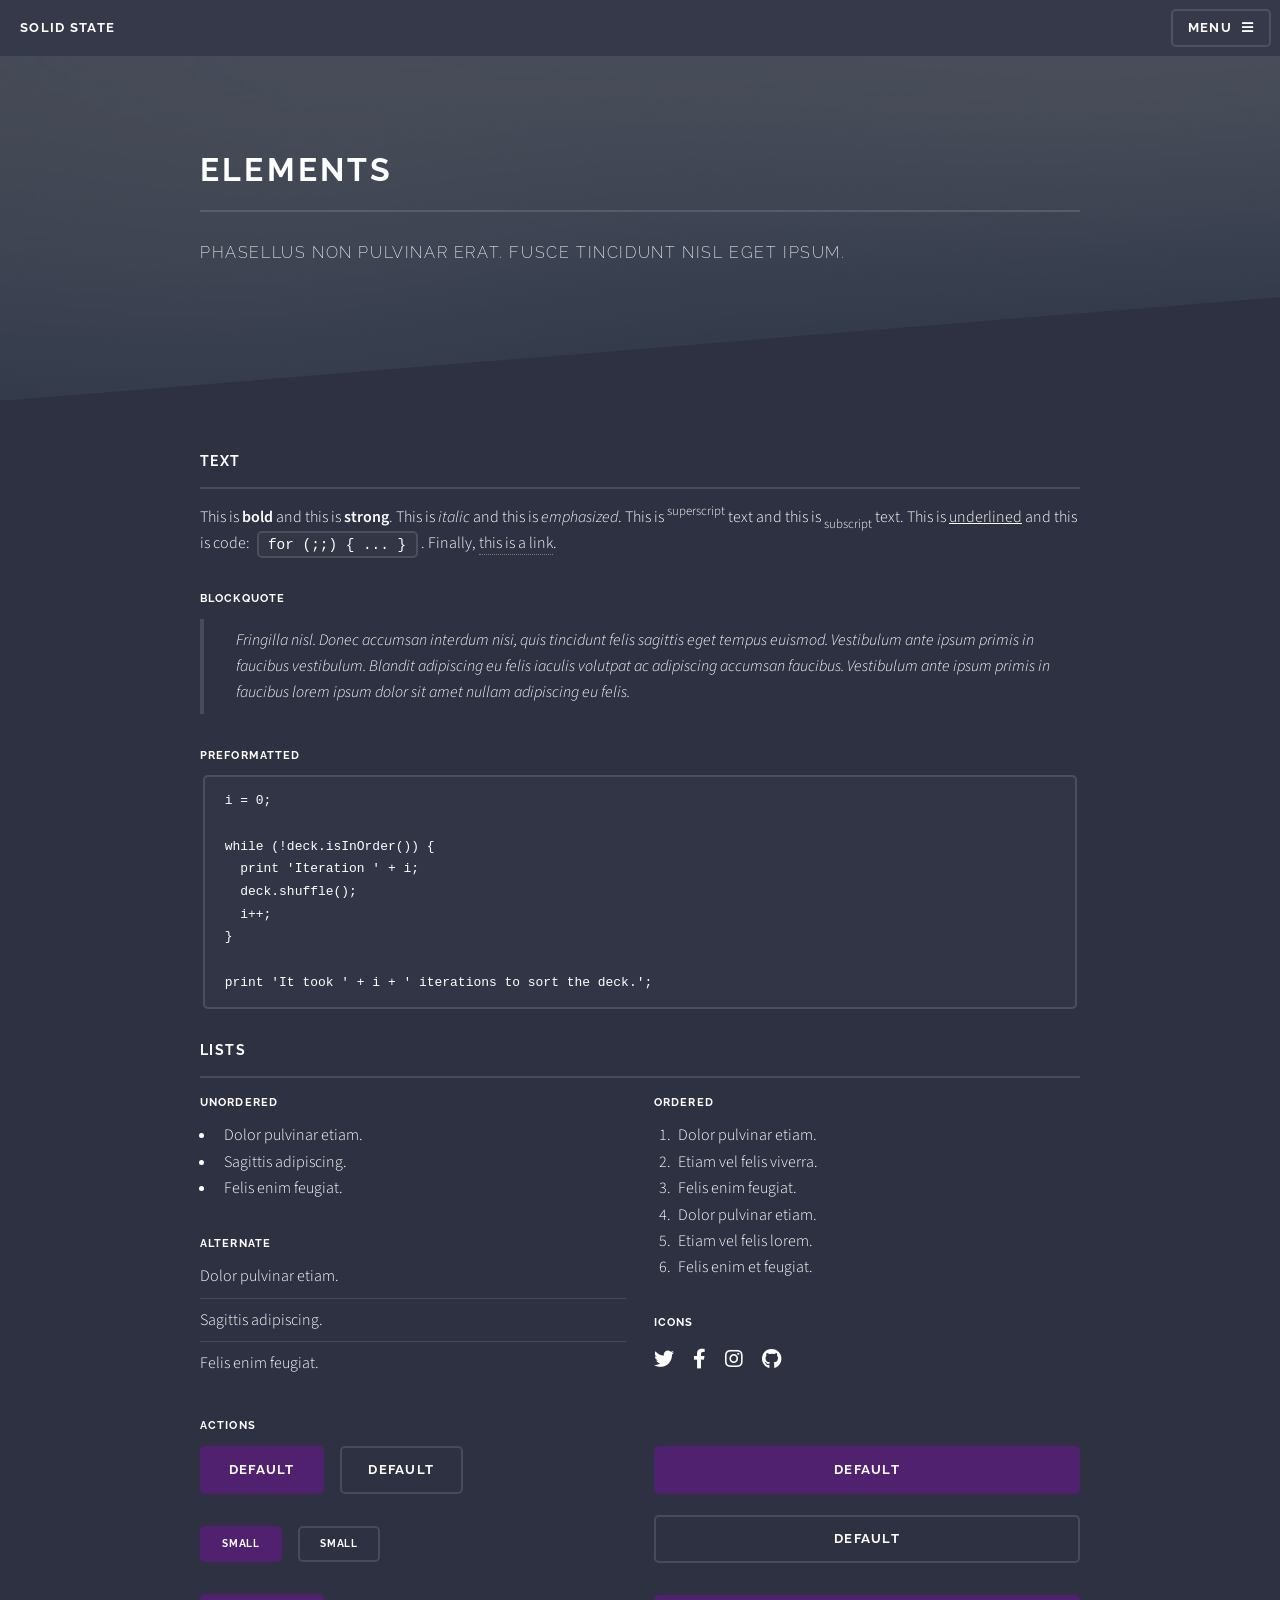
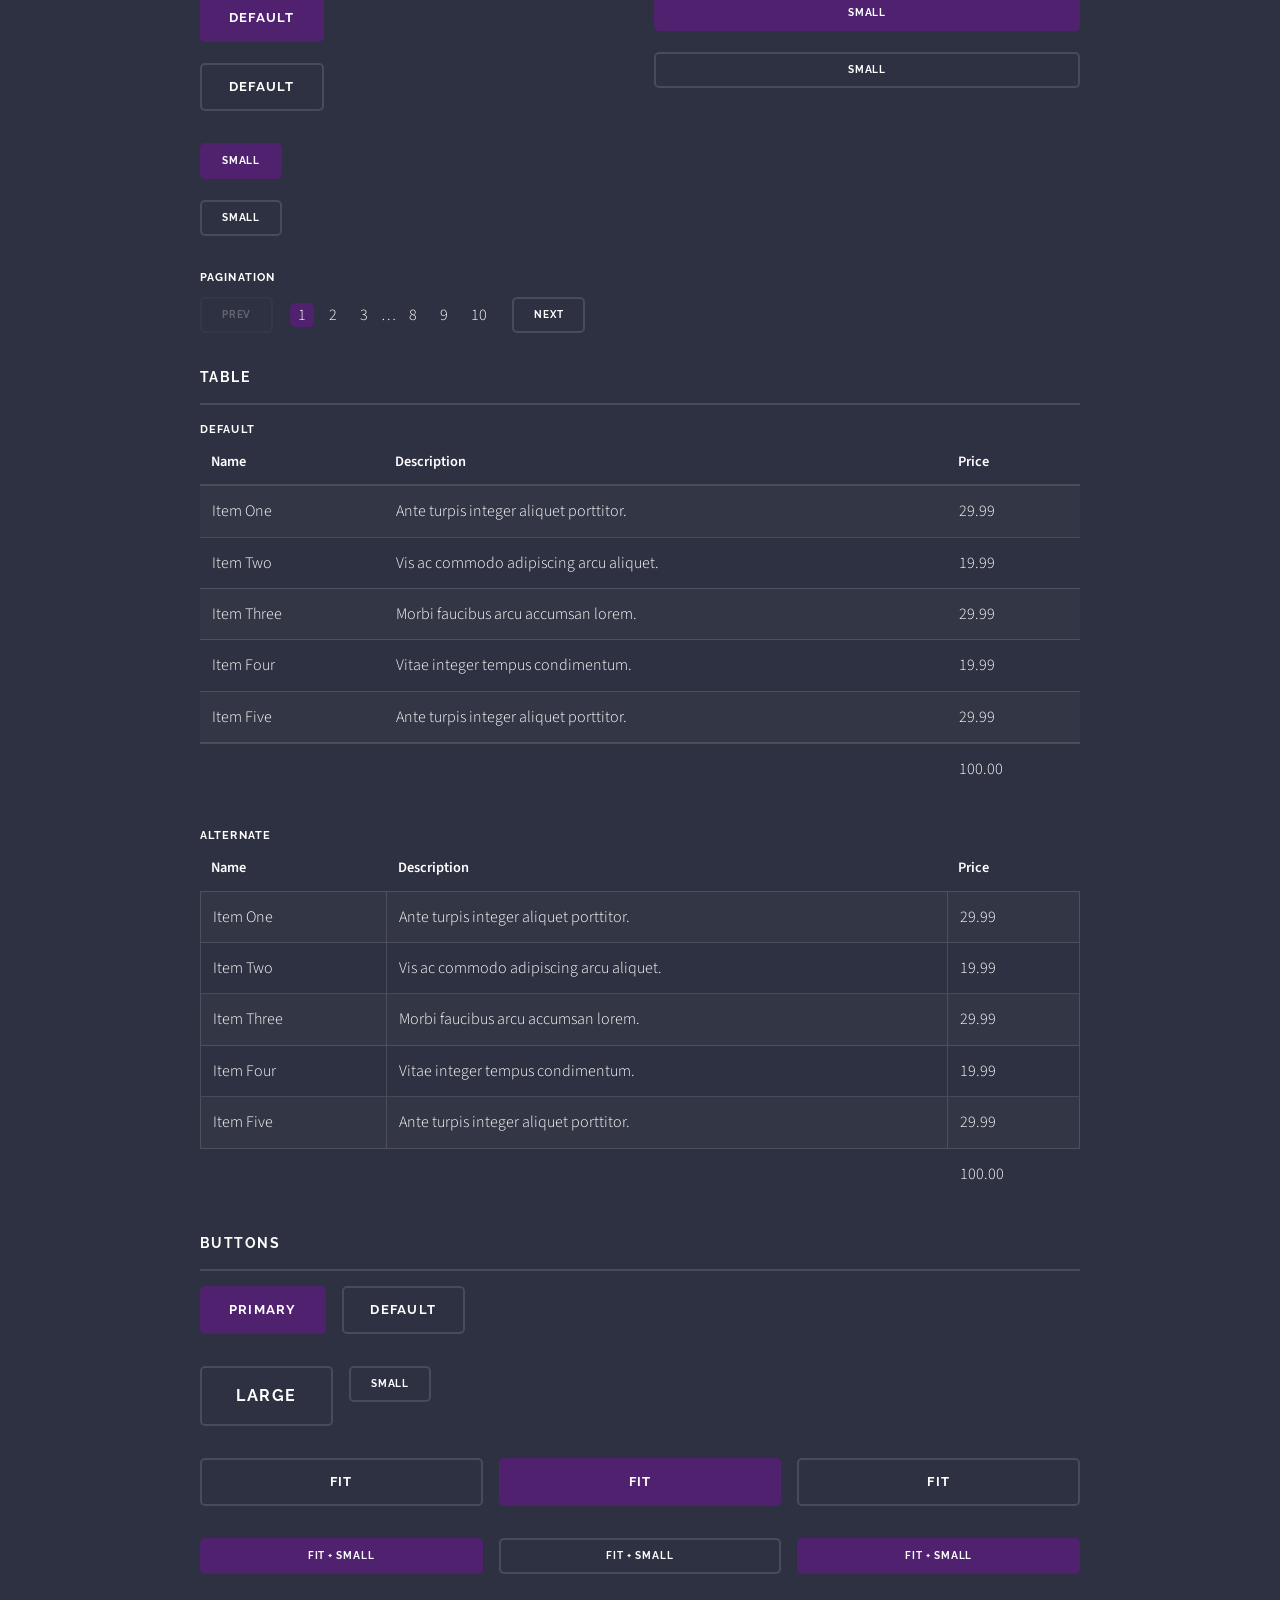
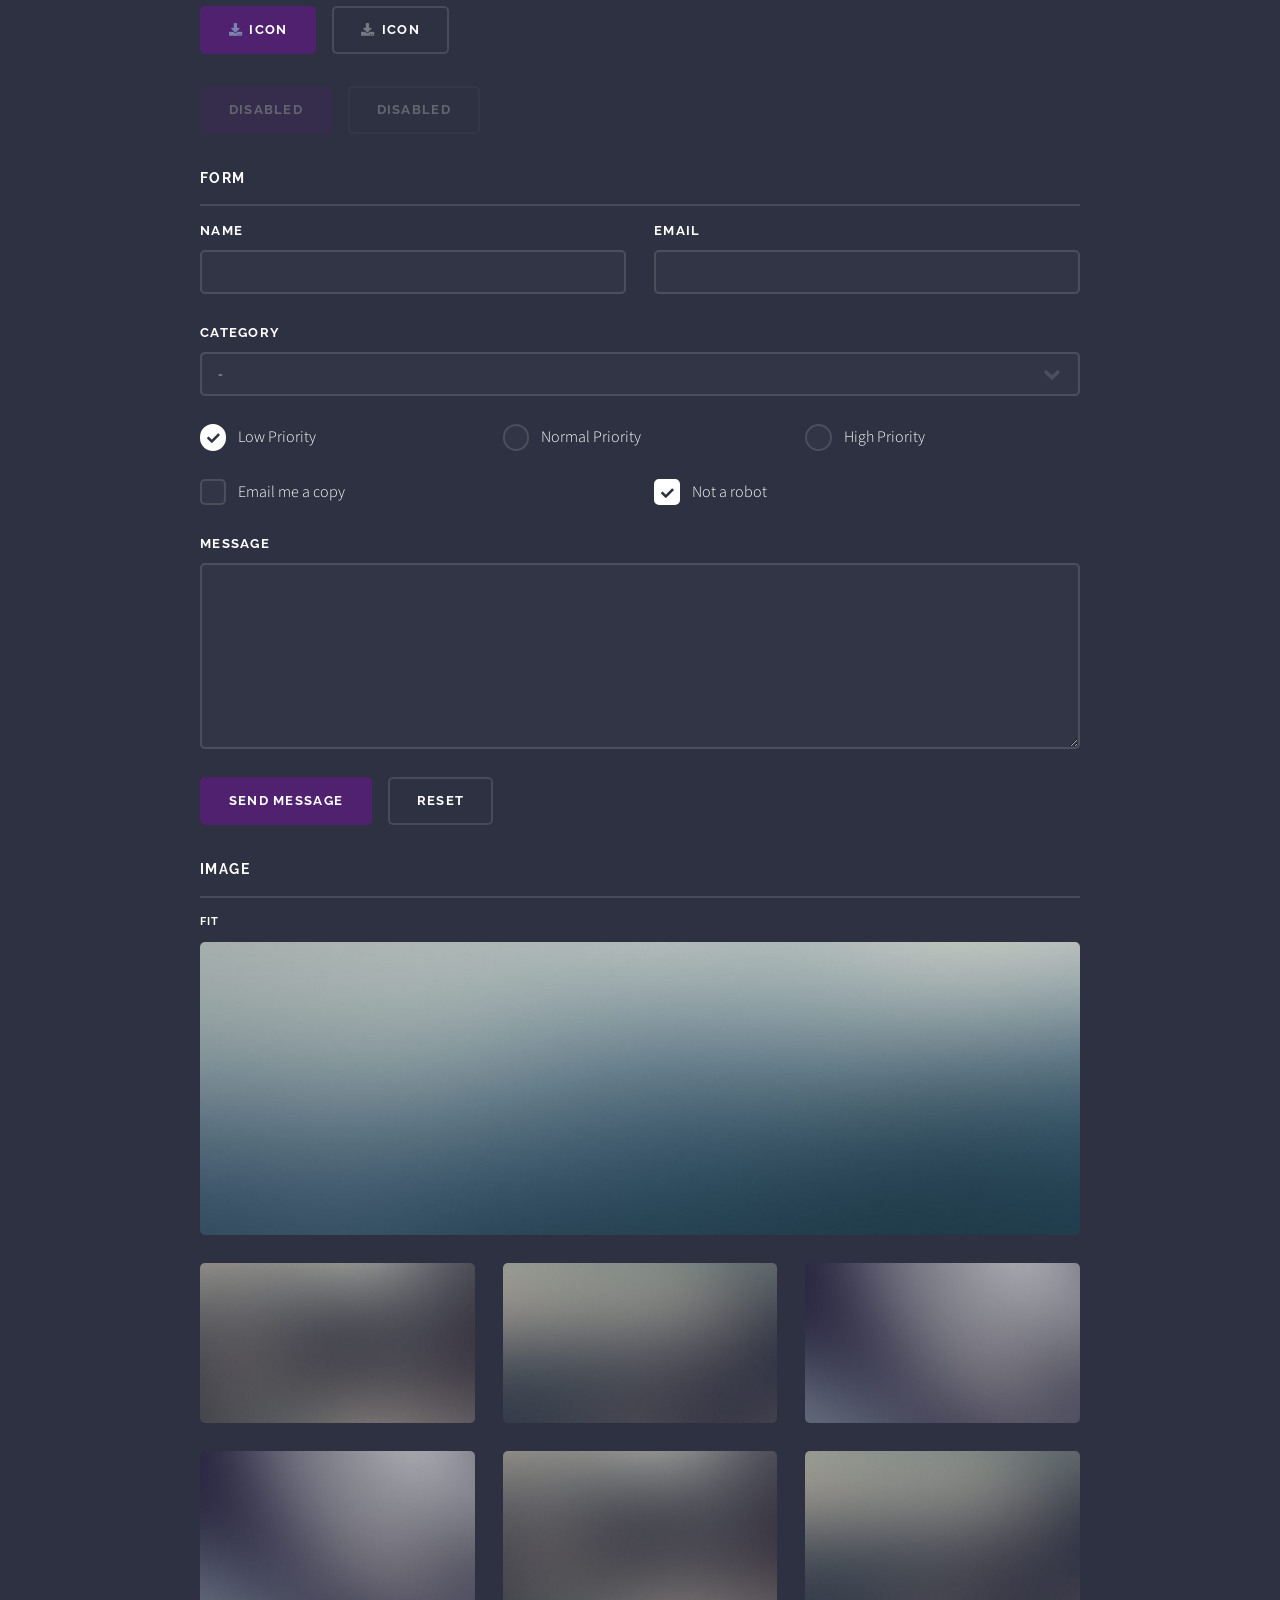
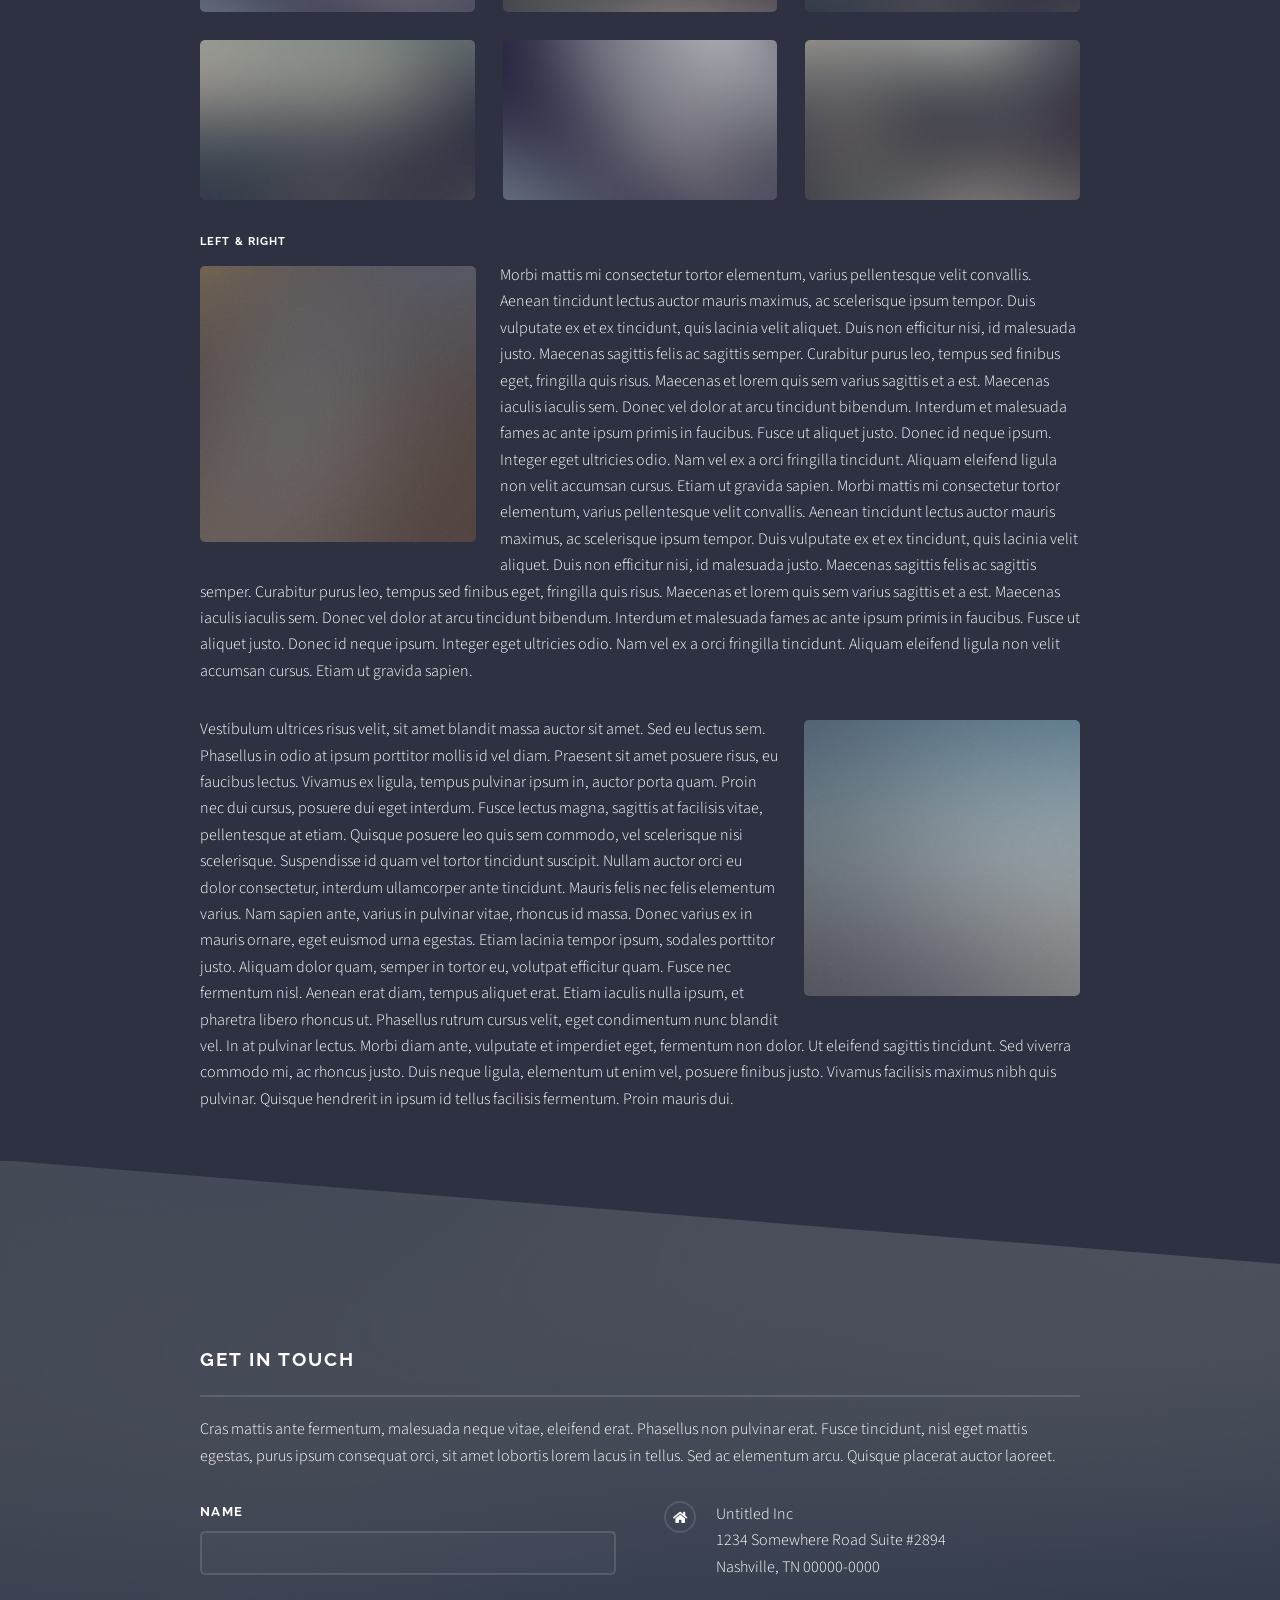
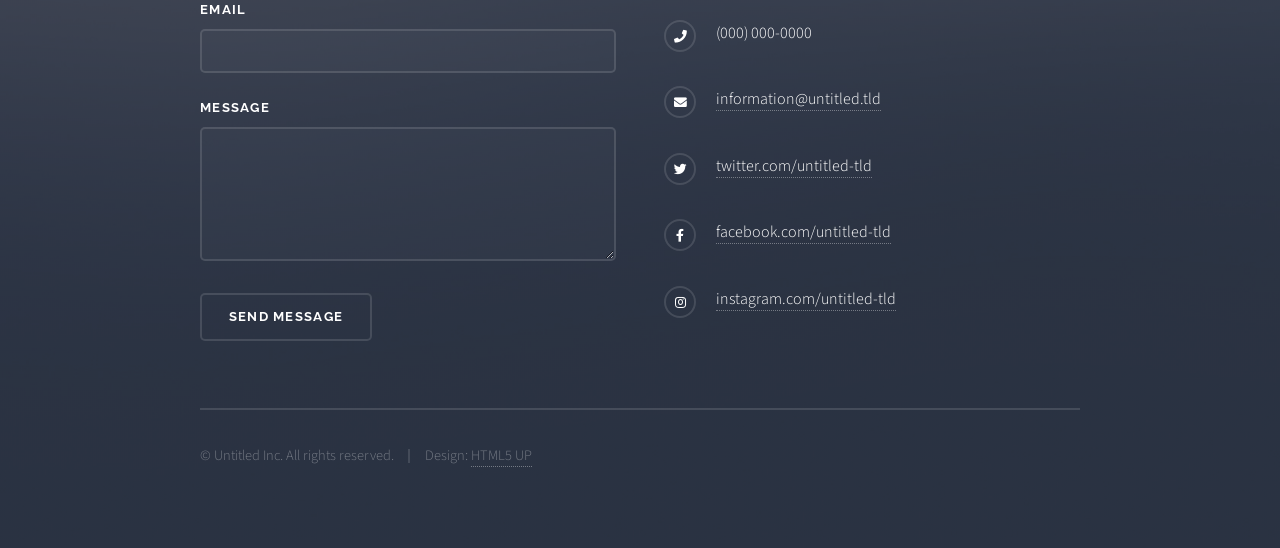
<file: elements.html>
<!DOCTYPE HTML>
<!--
	Solid State by HTML5 UP
	html5up.net | @ajlkn
	Free for personal and commercial use under the CCA 3.0 license (html5up.net/license)
-->
<html>
	<head>
		<title>Elements - Solid State by HTML5 UP</title>
		<meta charset="utf-8" />
		<meta name="viewport" content="width=device-width, initial-scale=1, user-scalable=no" />
		<link rel="stylesheet" href="assets/css/main.css" />
		<noscript><link rel="stylesheet" href="assets/css/noscript.css" /></noscript>
	</head>
	<body class="is-preload">

		<!-- Page Wrapper -->
			<div id="page-wrapper">

				<!-- Header -->
					<header id="header">
						<h1><a href="index.html">Solid State</a></h1>
						<nav>
							<a href="#menu">Menu</a>
						</nav>
					</header>

				<!-- Menu -->
					<nav id="menu">
						<div class="inner">
							<h2>Menu</h2>
							<ul class="links">
								<li><a href="index.html">Home</a></li>
								<li><a href="generic.html">Generic</a></li>
								<li><a href="elements.html">Elements</a></li>
								<li><a href="#">Log In</a></li>
								<li><a href="#">Sign Up</a></li>
							</ul>
							<a href="#" class="close">Close</a>
						</div>
					</nav>

				<!-- Wrapper -->
					<section id="wrapper">
						<header>
							<div class="inner">
								<h2>Elements</h2>
								<p>Phasellus non pulvinar erat. Fusce tincidunt nisl eget ipsum.</p>
							</div>
						</header>

						<!-- Content -->
							<div class="wrapper">
								<div class="inner">

									<section>
										<h3 class="major">Text</h3>
										<p>This is <b>bold</b> and this is <strong>strong</strong>. This is <i>italic</i> and this is <em>emphasized</em>.
										This is <sup>superscript</sup> text and this is <sub>subscript</sub> text.
										This is <u>underlined</u> and this is code: <code>for (;;) { ... }</code>. Finally, <a href="#">this is a link</a>.</p>
										<h4>Blockquote</h4>
										<blockquote>Fringilla nisl. Donec accumsan interdum nisi, quis tincidunt felis sagittis eget tempus euismod. Vestibulum ante ipsum primis in faucibus vestibulum. Blandit adipiscing eu felis iaculis volutpat ac adipiscing accumsan faucibus. Vestibulum ante ipsum primis in faucibus lorem ipsum dolor sit amet nullam adipiscing eu felis.</blockquote>
										<h4>Preformatted</h4>
										<pre><code>i = 0;

while (!deck.isInOrder()) {
  print 'Iteration ' + i;
  deck.shuffle();
  i++;
}

print 'It took ' + i + ' iterations to sort the deck.';</code></pre>
									</section>

									<section>
										<h3 class="major">Lists</h3>
										<div class="row">
											<div class="col-6 col-12-medium">
												<h4>Unordered</h4>
												<ul>
													<li>Dolor pulvinar etiam.</li>
													<li>Sagittis adipiscing.</li>
													<li>Felis enim feugiat.</li>
												</ul>
												<h4>Alternate</h4>
												<ul class="alt">
													<li>Dolor pulvinar etiam.</li>
													<li>Sagittis adipiscing.</li>
													<li>Felis enim feugiat.</li>
												</ul>
											</div>
											<div class="col-6 col-12-medium">
												<h4>Ordered</h4>
												<ol>
													<li>Dolor pulvinar etiam.</li>
													<li>Etiam vel felis viverra.</li>
													<li>Felis enim feugiat.</li>
													<li>Dolor pulvinar etiam.</li>
													<li>Etiam vel felis lorem.</li>
													<li>Felis enim et feugiat.</li>
												</ol>
												<h4>Icons</h4>
												<ul class="icons">
													<li><a href="#" class="icon brands fa-twitter"><span class="label">Twitter</span></a></li>
													<li><a href="#" class="icon brands fa-facebook-f"><span class="label">Facebook</span></a></li>
													<li><a href="#" class="icon brands fa-instagram"><span class="label">Instagram</span></a></li>
													<li><a href="#" class="icon brands fa-github"><span class="label">Github</span></a></li>
												</ul>
											</div>
										</div>
										<h4>Actions</h4>
										<div class="row">
											<div class="col-6 col-12-medium">
												<ul class="actions">
													<li><a href="#" class="button primary">Default</a></li>
													<li><a href="#" class="button">Default</a></li>
												</ul>
												<ul class="actions small">
													<li><a href="#" class="button primary small">Small</a></li>
													<li><a href="#" class="button small">Small</a></li>
												</ul>
												<ul class="actions stacked">
													<li><a href="#" class="button primary">Default</a></li>
													<li><a href="#" class="button">Default</a></li>
												</ul>
												<ul class="actions stacked small">
													<li><a href="#" class="button primary small">Small</a></li>
													<li><a href="#" class="button small">Small</a></li>
												</ul>
											</div>
											<div class="col-6 col-12-medium">
												<ul class="actions stacked">
													<li><a href="#" class="button primary fit">Default</a></li>
													<li><a href="#" class="button fit">Default</a></li>
												</ul>
												<ul class="actions stacked small">
													<li><a href="#" class="button primary small fit">Small</a></li>
													<li><a href="#" class="button small fit">Small</a></li>
												</ul>
											</div>
										</div>
										<h4>Pagination</h4>
										<ul class="pagination">
											<li><span class="button small disabled">Prev</span></li>
											<li><a href="#" class="page active">1</a></li>
											<li><a href="#" class="page">2</a></li>
											<li><a href="#" class="page">3</a></li>
											<li><span>&hellip;</span></li>
											<li><a href="#" class="page">8</a></li>
											<li><a href="#" class="page">9</a></li>
											<li><a href="#" class="page">10</a></li>
											<li><a href="#" class="button small">Next</a></li>
										</ul>
									</section>

									<section>
										<h3 class="major">Table</h3>
										<h4>Default</h4>
										<div class="table-wrapper">
											<table>
												<thead>
													<tr>
														<th>Name</th>
														<th>Description</th>
														<th>Price</th>
													</tr>
												</thead>
												<tbody>
													<tr>
														<td>Item One</td>
														<td>Ante turpis integer aliquet porttitor.</td>
														<td>29.99</td>
													</tr>
													<tr>
														<td>Item Two</td>
														<td>Vis ac commodo adipiscing arcu aliquet.</td>
														<td>19.99</td>
													</tr>
													<tr>
														<td>Item Three</td>
														<td> Morbi faucibus arcu accumsan lorem.</td>
														<td>29.99</td>
													</tr>
													<tr>
														<td>Item Four</td>
														<td>Vitae integer tempus condimentum.</td>
														<td>19.99</td>
													</tr>
													<tr>
														<td>Item Five</td>
														<td>Ante turpis integer aliquet porttitor.</td>
														<td>29.99</td>
													</tr>
												</tbody>
												<tfoot>
													<tr>
														<td colspan="2"></td>
														<td>100.00</td>
													</tr>
												</tfoot>
											</table>
										</div>

										<h4>Alternate</h4>
										<div class="table-wrapper">
											<table class="alt">
												<thead>
													<tr>
														<th>Name</th>
														<th>Description</th>
														<th>Price</th>
													</tr>
												</thead>
												<tbody>
													<tr>
														<td>Item One</td>
														<td>Ante turpis integer aliquet porttitor.</td>
														<td>29.99</td>
													</tr>
													<tr>
														<td>Item Two</td>
														<td>Vis ac commodo adipiscing arcu aliquet.</td>
														<td>19.99</td>
													</tr>
													<tr>
														<td>Item Three</td>
														<td> Morbi faucibus arcu accumsan lorem.</td>
														<td>29.99</td>
													</tr>
													<tr>
														<td>Item Four</td>
														<td>Vitae integer tempus condimentum.</td>
														<td>19.99</td>
													</tr>
													<tr>
														<td>Item Five</td>
														<td>Ante turpis integer aliquet porttitor.</td>
														<td>29.99</td>
													</tr>
												</tbody>
												<tfoot>
													<tr>
														<td colspan="2"></td>
														<td>100.00</td>
													</tr>
												</tfoot>
											</table>
										</div>
									</section>

									<section>
										<h3 class="major">Buttons</h3>
										<ul class="actions">
											<li><a href="#" class="button primary">Primary</a></li>
											<li><a href="#" class="button">Default</a></li>
										</ul>
										<ul class="actions">
											<li><a href="#" class="button large">Large</a></li>
											<li><a href="#" class="button small">Small</a></li>
										</ul>
										<ul class="actions fit">
											<li><a href="#" class="button fit">Fit</a></li>
											<li><a href="#" class="button primary fit">Fit</a></li>
											<li><a href="#" class="button fit">Fit</a></li>
										</ul>
										<ul class="actions fit small">
											<li><a href="#" class="button primary fit small">Fit + Small</a></li>
											<li><a href="#" class="button fit small">Fit + Small</a></li>
											<li><a href="#" class="button primary fit small">Fit + Small</a></li>
										</ul>
										<ul class="actions">
											<li><a href="#" class="button primary icon solid fa-download">Icon</a></li>
											<li><a href="#" class="button icon solid fa-download">Icon</a></li>
										</ul>
										<ul class="actions">
											<li><span class="button primary disabled">Disabled</span></li>
											<li><span class="button disabled">Disabled</span></li>
										</ul>
									</section>

									<section>
										<h3 class="major">Form</h3>
										<form method="post" action="#">
											<div class="row gtr-uniform">
												<div class="col-6 col-12-xsmall">
													<label for="demo-name">Name</label>
													<input type="text" name="demo-name" id="demo-name" value="" />
												</div>
												<div class="col-6 col-12-xsmall">
													<label for="demo-email">Email</label>
													<input type="email" name="demo-email" id="demo-email" value="" />
												</div>
												<div class="col-12">
													<label for="demo-category">Category</label>
													<select name="demo-category" id="demo-category">
														<option value="">-</option>
														<option value="1">Manufacturing</option>
														<option value="1">Shipping</option>
														<option value="1">Administration</option>
														<option value="1">Human Resources</option>
													</select>
												</div>
												<div class="col-4 col-12-small">
													<input type="radio" id="demo-priority-low" name="demo-priority" checked>
													<label for="demo-priority-low">Low Priority</label>
												</div>
												<div class="col-4 col-12-small">
													<input type="radio" id="demo-priority-normal" name="demo-priority">
													<label for="demo-priority-normal">Normal Priority</label>
												</div>
												<div class="col-4 col-12-small">
													<input type="radio" id="demo-priority-high" name="demo-priority">
													<label for="demo-priority-high">High Priority</label>
												</div>
												<div class="col-6 col-12-small">
													<input type="checkbox" id="demo-copy" name="demo-copy">
													<label for="demo-copy">Email me a copy</label>
												</div>
												<div class="col-6 col-12-small">
													<input type="checkbox" id="demo-human" name="demo-human" checked>
													<label for="demo-human">Not a robot</label>
												</div>
												<div class="col-12">
													<label for="demo-message">Message</label>
													<textarea name="demo-message" id="demo-message" rows="6"></textarea>
												</div>
												<div class="col-12">
													<ul class="actions">
														<li><input type="submit" value="Send Message" class="primary" /></li>
														<li><input type="reset" value="Reset" /></li>
													</ul>
												</div>
											</div>
										</form>
									</section>

									<section>
										<h3 class="major">Image</h3>
										<h4>Fit</h4>
										<div class="box alt">
											<div class="row gtr-uniform">
												<div class="col-12"><span class="image fit"><img src="images/pic08.jpg" alt="" /></span></div>
												<div class="col-4"><span class="image fit"><img src="images/pic05.jpg" alt="" /></span></div>
												<div class="col-4"><span class="image fit"><img src="images/pic06.jpg" alt="" /></span></div>
												<div class="col-4"><span class="image fit"><img src="images/pic07.jpg" alt="" /></span></div>
												<div class="col-4"><span class="image fit"><img src="images/pic07.jpg" alt="" /></span></div>
												<div class="col-4"><span class="image fit"><img src="images/pic05.jpg" alt="" /></span></div>
												<div class="col-4"><span class="image fit"><img src="images/pic06.jpg" alt="" /></span></div>
												<div class="col-4"><span class="image fit"><img src="images/pic06.jpg" alt="" /></span></div>
												<div class="col-4"><span class="image fit"><img src="images/pic07.jpg" alt="" /></span></div>
												<div class="col-4"><span class="image fit"><img src="images/pic05.jpg" alt="" /></span></div>
											</div>
										</div>
										<h4>Left &amp; Right</h4>
										<p><span class="image left"><img src="images/pic01.jpg" alt="" /></span>Morbi mattis mi consectetur tortor elementum, varius pellentesque velit convallis. Aenean tincidunt lectus auctor mauris maximus, ac scelerisque ipsum tempor. Duis vulputate ex et ex tincidunt, quis lacinia velit aliquet. Duis non efficitur nisi, id malesuada justo. Maecenas sagittis felis ac sagittis semper. Curabitur purus leo, tempus sed finibus eget, fringilla quis risus. Maecenas et lorem quis sem varius sagittis et a est. Maecenas iaculis iaculis sem. Donec vel dolor at arcu tincidunt bibendum. Interdum et malesuada fames ac ante ipsum primis in faucibus. Fusce ut aliquet justo. Donec id neque ipsum. Integer eget ultricies odio. Nam vel ex a orci fringilla tincidunt. Aliquam eleifend ligula non velit accumsan cursus. Etiam ut gravida sapien. Morbi mattis mi consectetur tortor elementum, varius pellentesque velit convallis. Aenean tincidunt lectus auctor mauris maximus, ac scelerisque ipsum tempor. Duis vulputate ex et ex tincidunt, quis lacinia velit aliquet. Duis non efficitur nisi, id malesuada justo. Maecenas sagittis felis ac sagittis semper. Curabitur purus leo, tempus sed finibus eget, fringilla quis risus. Maecenas et lorem quis sem varius sagittis et a est. Maecenas iaculis iaculis sem. Donec vel dolor at arcu tincidunt bibendum. Interdum et malesuada fames ac ante ipsum primis in faucibus. Fusce ut aliquet justo. Donec id neque ipsum. Integer eget ultricies odio. Nam vel ex a orci fringilla tincidunt. Aliquam eleifend ligula non velit accumsan cursus. Etiam ut gravida sapien.</p>
										<p><span class="image right"><img src="images/pic02.jpg" alt="" /></span>Vestibulum ultrices risus velit, sit amet blandit massa auctor sit amet. Sed eu lectus sem. Phasellus in odio at ipsum porttitor mollis id vel diam. Praesent sit amet posuere risus, eu faucibus lectus. Vivamus ex ligula, tempus pulvinar ipsum in, auctor porta quam. Proin nec dui cursus, posuere dui eget interdum. Fusce lectus magna, sagittis at facilisis vitae, pellentesque at etiam. Quisque posuere leo quis sem commodo, vel scelerisque nisi scelerisque. Suspendisse id quam vel tortor tincidunt suscipit. Nullam auctor orci eu dolor consectetur, interdum ullamcorper ante tincidunt. Mauris felis nec felis elementum varius. Nam sapien ante, varius in pulvinar vitae, rhoncus id massa. Donec varius ex in mauris ornare, eget euismod urna egestas. Etiam lacinia tempor ipsum, sodales porttitor justo. Aliquam dolor quam, semper in tortor eu, volutpat efficitur quam. Fusce nec fermentum nisl. Aenean erat diam, tempus aliquet erat. Etiam iaculis nulla ipsum, et pharetra libero rhoncus ut. Phasellus rutrum cursus velit, eget condimentum nunc blandit vel. In at pulvinar lectus. Morbi diam ante, vulputate et imperdiet eget, fermentum non dolor. Ut eleifend sagittis tincidunt. Sed viverra commodo mi, ac rhoncus justo. Duis neque ligula, elementum ut enim vel, posuere finibus justo. Vivamus facilisis maximus nibh quis pulvinar. Quisque hendrerit in ipsum id tellus facilisis fermentum. Proin mauris dui.</p>
									</section>

								</div>
							</div>

					</section>

				<!-- Footer -->
					<section id="footer">
						<div class="inner">
							<h2 class="major">Get in touch</h2>
							<p>Cras mattis ante fermentum, malesuada neque vitae, eleifend erat. Phasellus non pulvinar erat. Fusce tincidunt, nisl eget mattis egestas, purus ipsum consequat orci, sit amet lobortis lorem lacus in tellus. Sed ac elementum arcu. Quisque placerat auctor laoreet.</p>
							<form method="post" action="#">
								<div class="fields">
									<div class="field">
										<label for="name">Name</label>
										<input type="text" name="name" id="name" />
									</div>
									<div class="field">
										<label for="email">Email</label>
										<input type="email" name="email" id="email" />
									</div>
									<div class="field">
										<label for="message">Message</label>
										<textarea name="message" id="message" rows="4"></textarea>
									</div>
								</div>
								<ul class="actions">
									<li><input type="submit" value="Send Message" /></li>
								</ul>
							</form>
							<ul class="contact">
								<li class="icon solid fa-home">
									Untitled Inc<br />
									1234 Somewhere Road Suite #2894<br />
									Nashville, TN 00000-0000
								</li>
								<li class="icon solid fa-phone">(000) 000-0000</li>
								<li class="icon solid fa-envelope"><a href="#">information@untitled.tld</a></li>
								<li class="icon brands fa-twitter"><a href="#">twitter.com/untitled-tld</a></li>
								<li class="icon brands fa-facebook-f"><a href="#">facebook.com/untitled-tld</a></li>
								<li class="icon brands fa-instagram"><a href="#">instagram.com/untitled-tld</a></li>
							</ul>
							<ul class="copyright">
								<li>&copy; Untitled Inc. All rights reserved.</li><li>Design: <a href="http://html5up.net">HTML5 UP</a></li>
							</ul>
						</div>
					</section>

			</div>

		<!-- Scripts -->
			<script src="assets/js/jquery.min.js"></script>
			<script src="assets/js/jquery.scrollex.min.js"></script>
			<script src="assets/js/browser.min.js"></script>
			<script src="assets/js/breakpoints.min.js"></script>
			<script src="assets/js/util.js"></script>
			<script src="assets/js/main.js"></script>

	</body>
</html>
</file>
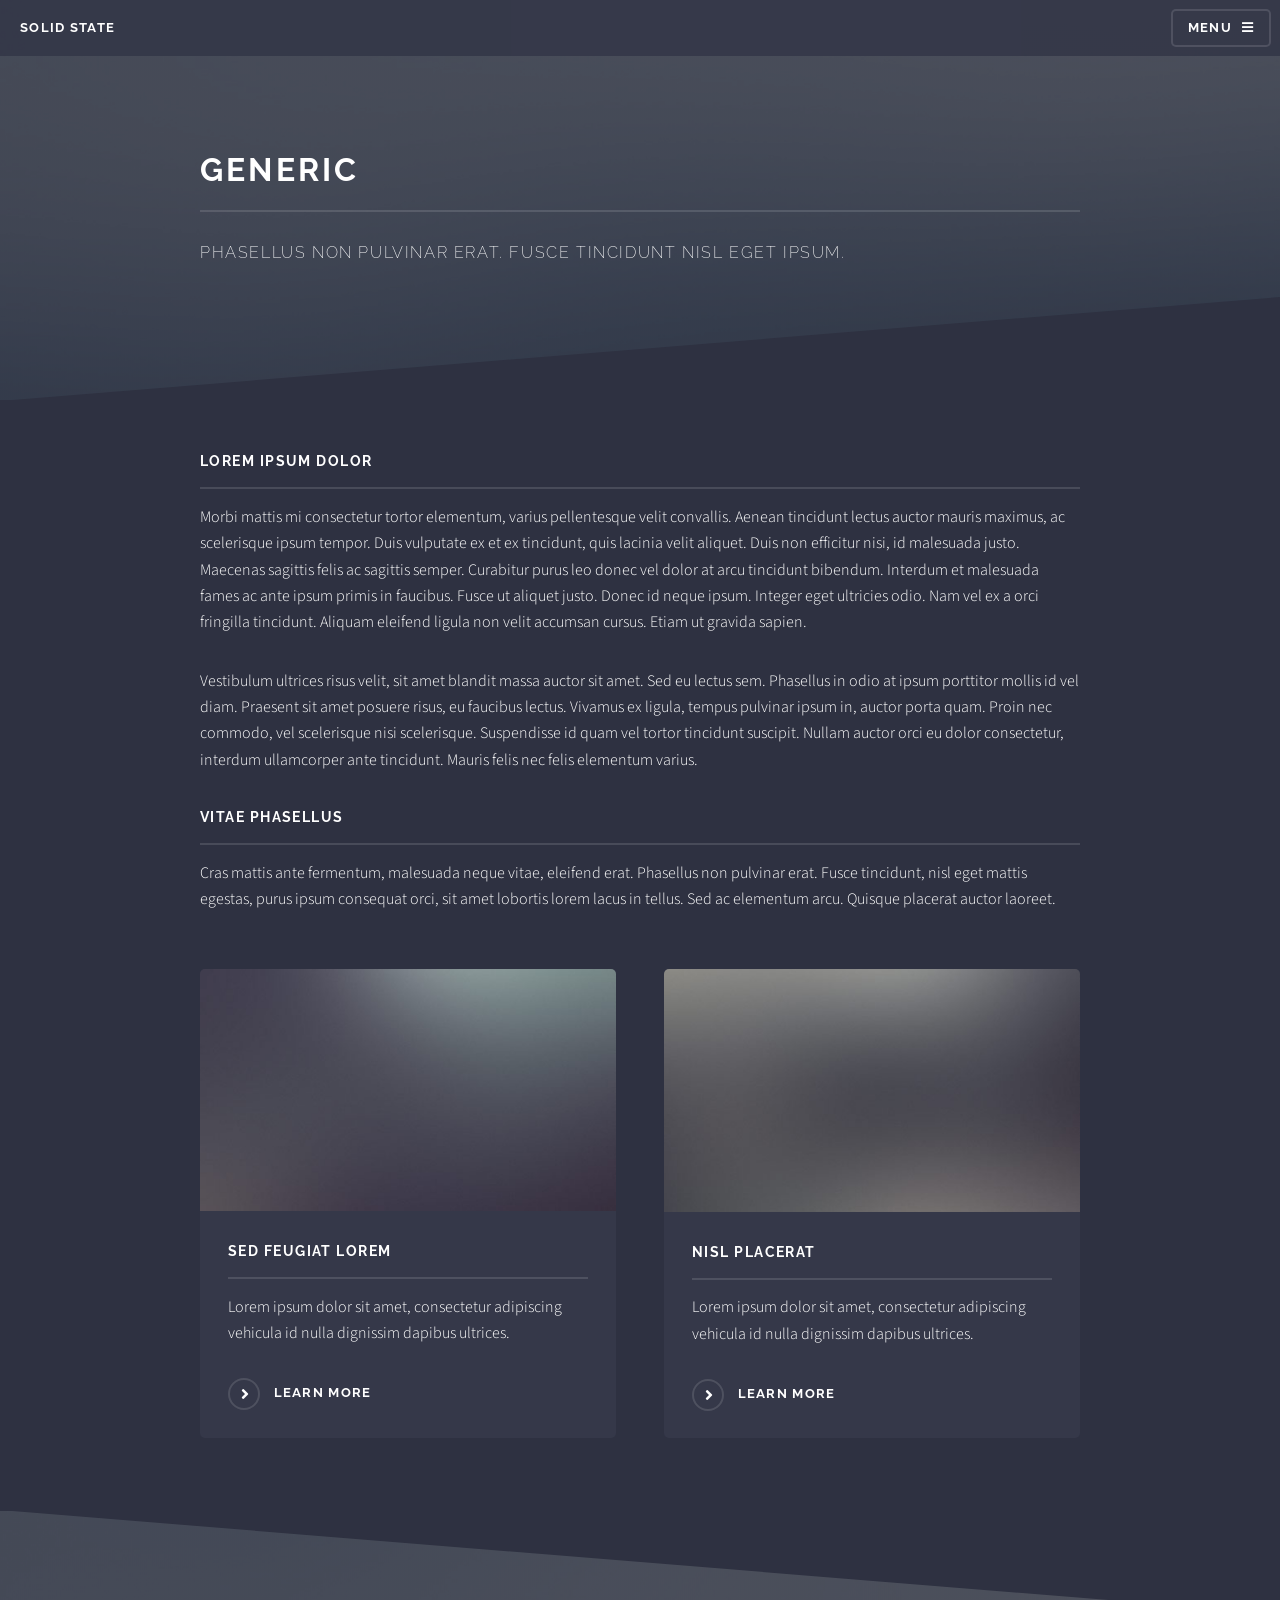
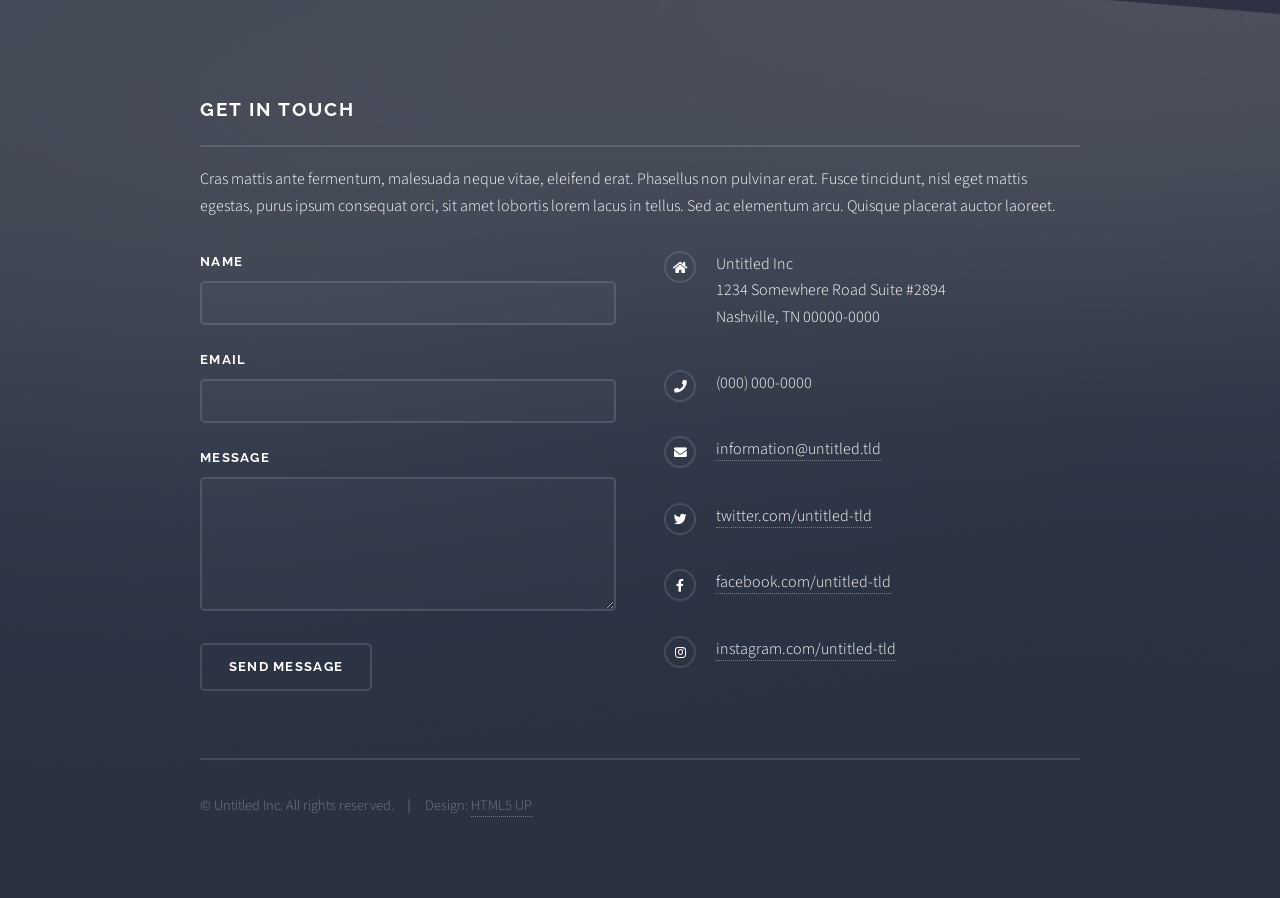
<file: generic.html>
<!DOCTYPE HTML>
<!--
	Solid State by HTML5 UP
	html5up.net | @ajlkn
	Free for personal and commercial use under the CCA 3.0 license (html5up.net/license)
-->
<html>
	<head>
		<title>Generic - Solid State by HTML5 UP</title>
		<meta charset="utf-8" />
		<meta name="viewport" content="width=device-width, initial-scale=1, user-scalable=no" />
		<link rel="stylesheet" href="assets/css/main.css" />
		<noscript><link rel="stylesheet" href="assets/css/noscript.css" /></noscript>
	</head>
	<body class="is-preload">

		<!-- Page Wrapper -->
			<div id="page-wrapper">

				<!-- Header -->
					<header id="header">
						<h1><a href="index.html">Solid State</a></h1>
						<nav>
							<a href="#menu">Menu</a>
						</nav>
					</header>

				<!-- Menu -->
					<nav id="menu">
						<div class="inner">
							<h2>Menu</h2>
							<ul class="links">
								<li><a href="index.html">Home</a></li>
								<li><a href="generic.html">Generic</a></li>
								<li><a href="elements.html">Elements</a></li>
								<li><a href="#">Log In</a></li>
								<li><a href="#">Sign Up</a></li>
							</ul>
							<a href="#" class="close">Close</a>
						</div>
					</nav>

				<!-- Wrapper -->
					<section id="wrapper">
						<header>
							<div class="inner">
								<h2>Generic</h2>
								<p>Phasellus non pulvinar erat. Fusce tincidunt nisl eget ipsum.</p>
							</div>
						</header>

						<!-- Content -->
							<div class="wrapper">
								<div class="inner">

									<h3 class="major">Lorem ipsum dolor</h3>
									<p>Morbi mattis mi consectetur tortor elementum, varius pellentesque velit convallis. Aenean tincidunt lectus auctor mauris maximus, ac scelerisque ipsum tempor. Duis vulputate ex et ex tincidunt, quis lacinia velit aliquet. Duis non efficitur nisi, id malesuada justo. Maecenas sagittis felis ac sagittis semper. Curabitur purus leo donec vel dolor at arcu tincidunt bibendum. Interdum et malesuada fames ac ante ipsum primis in faucibus. Fusce ut aliquet justo. Donec id neque ipsum. Integer eget ultricies odio. Nam vel ex a orci fringilla tincidunt. Aliquam eleifend ligula non velit accumsan cursus. Etiam ut gravida sapien.</p>

									<p>Vestibulum ultrices risus velit, sit amet blandit massa auctor sit amet. Sed eu lectus sem. Phasellus in odio at ipsum porttitor mollis id vel diam. Praesent sit amet posuere risus, eu faucibus lectus. Vivamus ex ligula, tempus pulvinar ipsum in, auctor porta quam. Proin nec commodo, vel scelerisque nisi scelerisque. Suspendisse id quam vel tortor tincidunt suscipit. Nullam auctor orci eu dolor consectetur, interdum ullamcorper ante tincidunt. Mauris felis nec felis elementum varius.</p>

									<h3 class="major">Vitae phasellus</h3>
									<p>Cras mattis ante fermentum, malesuada neque vitae, eleifend erat. Phasellus non pulvinar erat. Fusce tincidunt, nisl eget mattis egestas, purus ipsum consequat orci, sit amet lobortis lorem lacus in tellus. Sed ac elementum arcu. Quisque placerat auctor laoreet.</p>

									<section class="features">
										<article>
											<a href="#" class="image"><img src="images/pic04.jpg" alt="" /></a>
											<h3 class="major">Sed feugiat lorem</h3>
											<p>Lorem ipsum dolor sit amet, consectetur adipiscing vehicula id nulla dignissim dapibus ultrices.</p>
											<a href="#" class="special">Learn more</a>
										</article>
										<article>
											<a href="#" class="image"><img src="images/pic05.jpg" alt="" /></a>
											<h3 class="major">Nisl placerat</h3>
											<p>Lorem ipsum dolor sit amet, consectetur adipiscing vehicula id nulla dignissim dapibus ultrices.</p>
											<a href="#" class="special">Learn more</a>
										</article>
									</section>

								</div>
							</div>

					</section>

				<!-- Footer -->
					<section id="footer">
						<div class="inner">
							<h2 class="major">Get in touch</h2>
							<p>Cras mattis ante fermentum, malesuada neque vitae, eleifend erat. Phasellus non pulvinar erat. Fusce tincidunt, nisl eget mattis egestas, purus ipsum consequat orci, sit amet lobortis lorem lacus in tellus. Sed ac elementum arcu. Quisque placerat auctor laoreet.</p>
							<form method="post" action="#">
								<div class="fields">
									<div class="field">
										<label for="name">Name</label>
										<input type="text" name="name" id="name" />
									</div>
									<div class="field">
										<label for="email">Email</label>
										<input type="email" name="email" id="email" />
									</div>
									<div class="field">
										<label for="message">Message</label>
										<textarea name="message" id="message" rows="4"></textarea>
									</div>
								</div>
								<ul class="actions">
									<li><input type="submit" value="Send Message" /></li>
								</ul>
							</form>
							<ul class="contact">
								<li class="icon solid fa-home">
									Untitled Inc<br />
									1234 Somewhere Road Suite #2894<br />
									Nashville, TN 00000-0000
								</li>
								<li class="icon solid fa-phone">(000) 000-0000</li>
								<li class="icon solid fa-envelope"><a href="#">information@untitled.tld</a></li>
								<li class="icon brands fa-twitter"><a href="#">twitter.com/untitled-tld</a></li>
								<li class="icon brands fa-facebook-f"><a href="#">facebook.com/untitled-tld</a></li>
								<li class="icon brands fa-instagram"><a href="#">instagram.com/untitled-tld</a></li>
							</ul>
							<ul class="copyright">
								<li>&copy; Untitled Inc. All rights reserved.</li><li>Design: <a href="http://html5up.net">HTML5 UP</a></li>
							</ul>
						</div>
					</section>

			</div>

		<!-- Scripts -->
			<script src="assets/js/jquery.min.js"></script>
			<script src="assets/js/jquery.scrollex.min.js"></script>
			<script src="assets/js/browser.min.js"></script>
			<script src="assets/js/breakpoints.min.js"></script>
			<script src="assets/js/util.js"></script>
			<script src="assets/js/main.js"></script>

	</body>
</html>
</file>
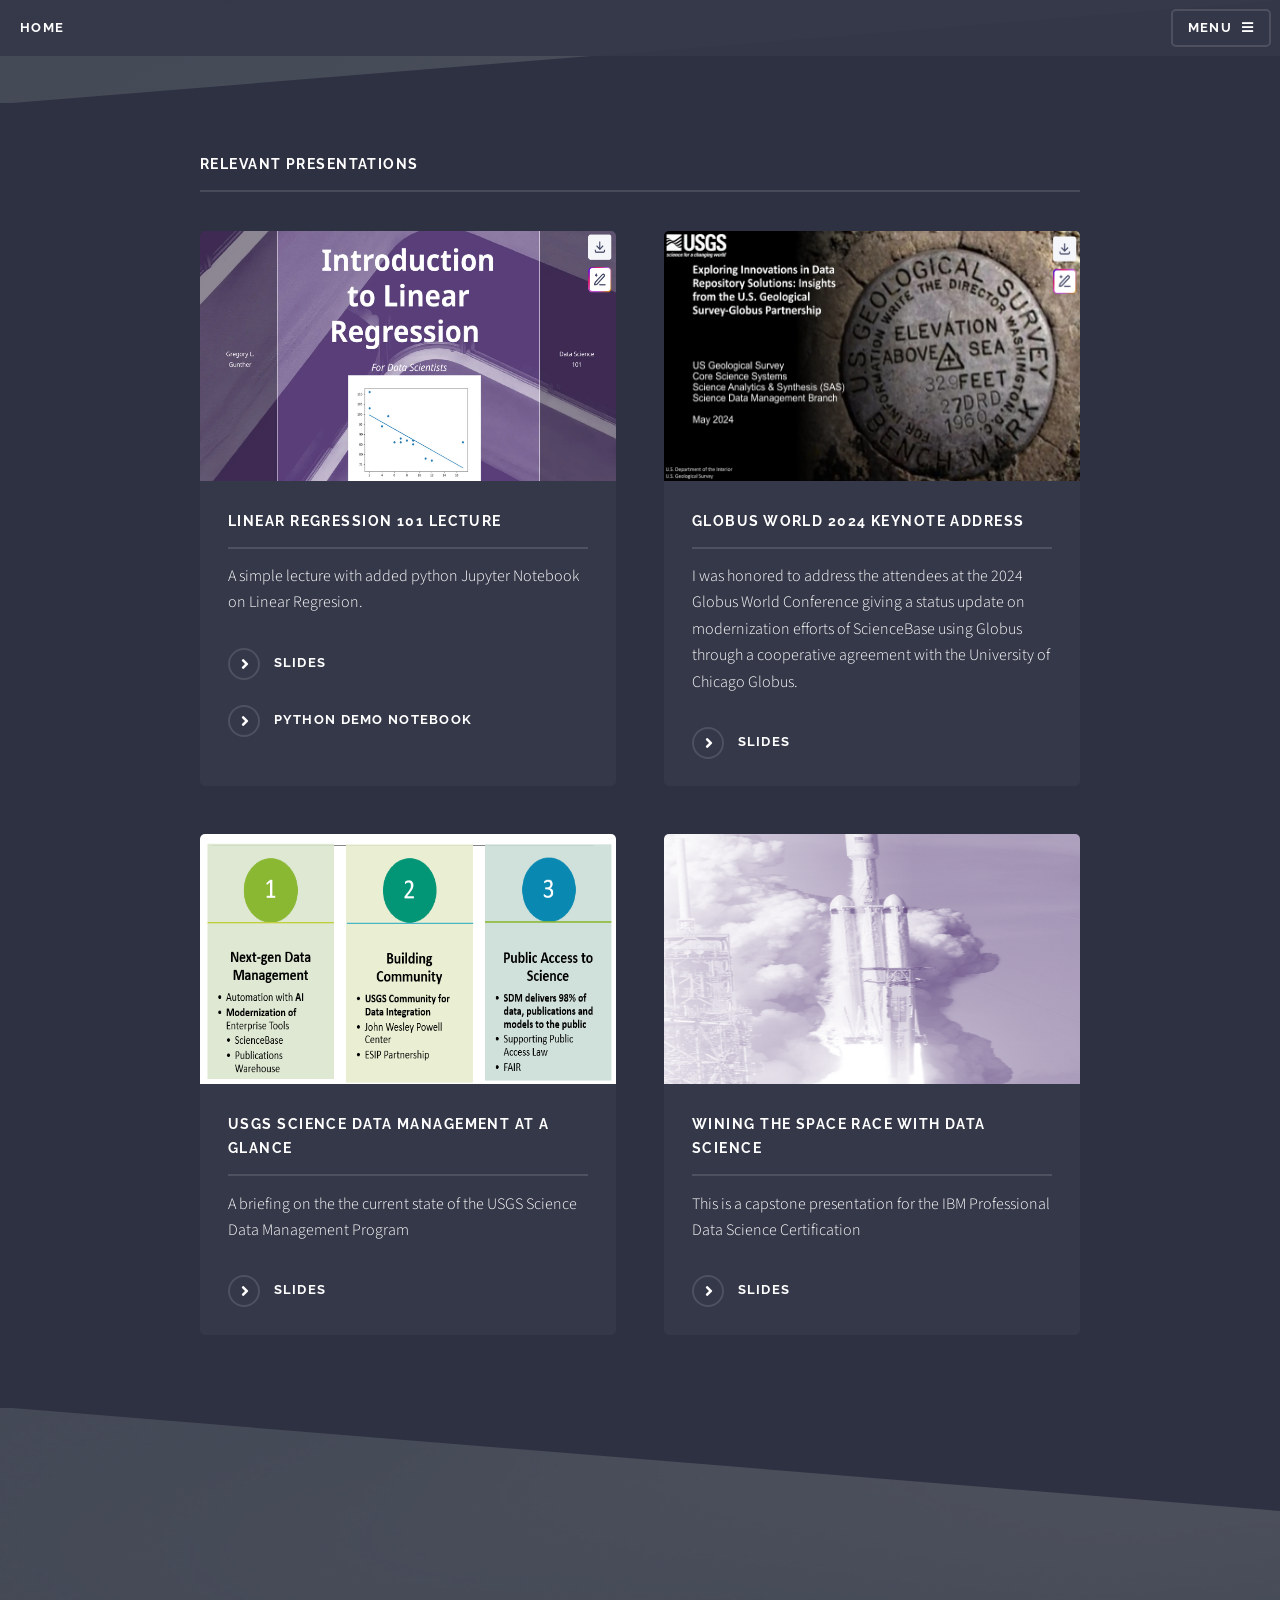
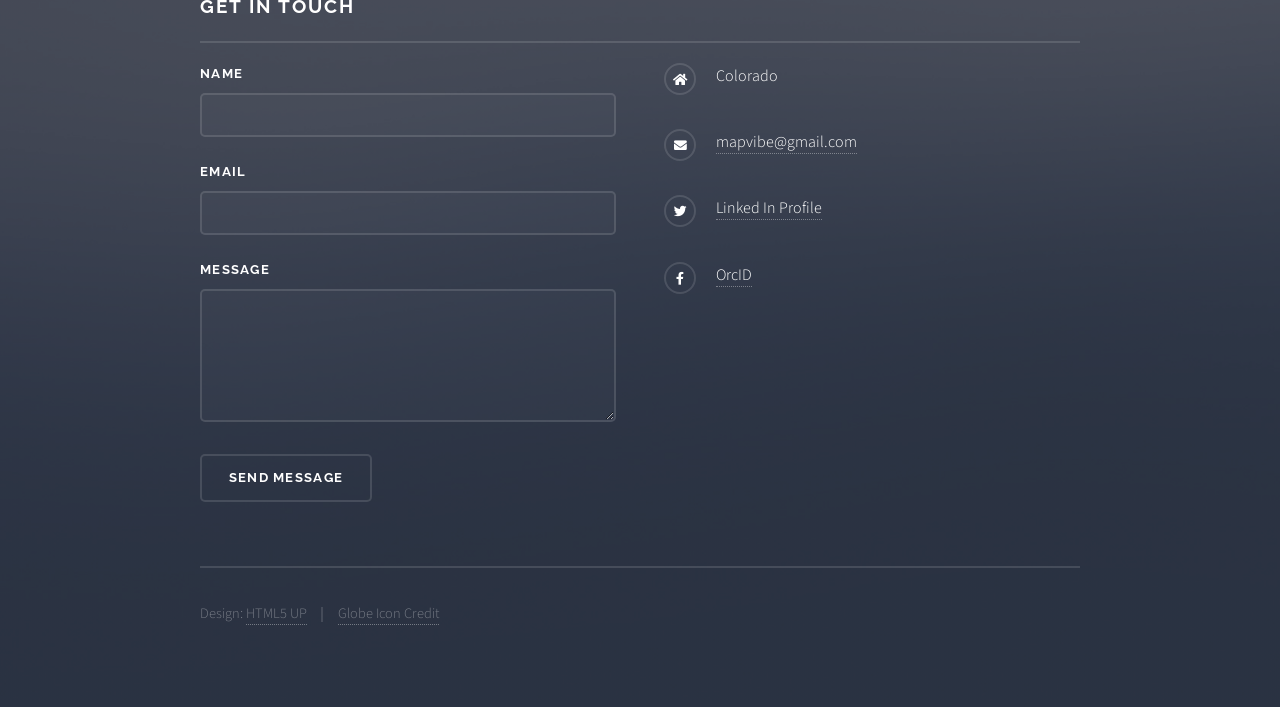
<file: presentations.html>
<!DOCTYPE HTML>
<!--
	Solid State by HTML5 UP
	html5up.net | @ajlkn
	Free for personal and commercial use under the CCA 3.0 license (html5up.net/license)
-->
<html>
	<head>
		<title>Gregory Gunther Publications</title>
		<meta charset="utf-8" />
		<meta name="viewport" content="width=device-width, initial-scale=1, user-scalable=no" />
		<link rel="stylesheet" href="assets/css/main.css" />
		<noscript><link rel="stylesheet" href="assets/css/noscript.css" /></noscript>
	</head>
	<body class="is-preload">

		<!-- Page Wrapper -->
			<div id="page-wrapper">

				<!-- Header -->
					<header id="header">
						<h1><a href="index.html">Home</a></h1>
						<nav>
							<a href="#menu">Menu</a>
						</nav>
					</header>

				<!-- Menu -->
					<nav id="menu">
						<div class="inner">
							<h2>Menu</h2>
							<ul class="links">
								<li><a href="index.html">Home</a></li>
								<li><a href="documents/Gregory_Gunther_CV_July_2025.pdf">Curriculum Vitae</a></li>
								<li><a href="documents/skills_pydantic_dm.pdf">Skills (pydantic)</a></li>
								<li><a href="publications.html">Publications</a></li>
                                <li><a href="presentations.html">Presentations</a></li>
								<!--<li><a href="elements.html">Elements</a></li>
								<li><a href="#">Log In</a></li>
								<li><a href="#">Sign Up</a></li>-->
							</ul>
							<a href="#" class="close">Close</a>
						</div>
					</nav>

				<!-- Wrapper -->
				<section id="wrapper">
					<!--	<header>
							<div class="inner">
								<h2>Generic</h2>
								<p>Phasellus non pulvinar erat. Fusce tincidunt nisl eget ipsum.</p>
							</div>
						</header>
                        -->	
						<!-- Content -->
							<div class="wrapper">
								<div class="inner">

									<!--<h3 class="major">Lorem ipsum dolor</h3>
									<p>Morbi mattis mi consectetur tortor elementum, varius pellentesque velit convallis. Aenean tincidunt lectus auctor mauris maximus, ac scelerisque ipsum tempor. Duis vulputate ex et ex tincidunt, quis lacinia velit aliquet. Duis non efficitur nisi, id malesuada justo. Maecenas sagittis felis ac sagittis semper. Curabitur purus leo donec vel dolor at arcu tincidunt bibendum. Interdum et malesuada fames ac ante ipsum primis in faucibus. Fusce ut aliquet justo. Donec id neque ipsum. Integer eget ultricies odio. Nam vel ex a orci fringilla tincidunt. Aliquam eleifend ligula non velit accumsan cursus. Etiam ut gravida sapien.</p>

									<p>Vestibulum ultrices risus velit, sit amet blandit massa auctor sit amet. Sed eu lectus sem. Phasellus in odio at ipsum porttitor mollis id vel diam. Praesent sit amet posuere risus, eu faucibus lectus. Vivamus ex ligula, tempus pulvinar ipsum in, auctor porta quam. Proin nec commodo, vel scelerisque nisi scelerisque. Suspendisse id quam vel tortor tincidunt suscipit. Nullam auctor orci eu dolor consectetur, interdum ullamcorper ante tincidunt. Mauris felis nec felis elementum varius.</p>
								-->
									<h3 class="major">Relevant Presentations</h3>
									<!--<p>Cras mattis ante fermentum, malesuada neque vitae, eleifend erat. Phasellus non pulvinar erat. Fusce tincidunt, nisl eget mattis egestas, purus ipsum consequat orci, sit amet lobortis lorem lacus in tellus. Sed ac elementum arcu. Quisque placerat auctor laoreet.</p>-->

									<section class="features">
										<article>
											<a href="https://www.slideshare.net/slideshow/linear-regression-101-lecture-slideshare-pptx-a828/281717510"  class="image"><img src="images/linearregression.png" alt="Visit this slidedeck for a simple lecture on linear regression" height="250" /></a>
											<h3 class="major">Linear Regression 101 Lecture</h3>
											<p>A simple lecture with added python Jupyter Notebook on Linear Regresion.</p>
											<a href="https://www.slideshare.net/slideshow/linear-regression-101-lecture-slideshare-pptx-a828/281717510" class="special">Slides</a>
										    <a href="https://github.com/mapvibe/projects/blob/main/LinearRegressionPythonDemo.ipynb" class="special">Python Demo Notebook</a>
                                        </article>
                                        <article>
											<a href="https://www.slideshare.net/slideshow/linear-regression-101-lecture-slideshare-pptx-a828/281717510"  class="image"><img src="images/globus.png" alt="Visit this link to see the keynote address slides." height="250" /></a>
											<h3 class="major">Globus World 2024 Keynote Address</h3>
											<p>I was honored to address the attendees at the 2024 Globus World Conference giving a status update on modernization efforts of ScienceBase using Globus through a cooperative agreement with the University of Chicago Globus.</p>
											<a href="https://www.slideshare.net/slideshow/exploring-innovations-in-data-repository-solutions-insights-from-the-u-s-geological-survey-globus-partnership-e3bf/269428246" class="special">Slides</a>
										    
                                        </article>
										<article>
											<a href="https://www.slideshare.net/slideshow/2025-usgs-science-data-management-briefing/281936322"  class="image"><img src="images/screencaptureSDM.png" alt="Visit this link to view and download slides" height="250" /></a>
											<h3 class="major">USGS Science Data Management at a Glance</h3>
											<p>A briefing on the the current state of the USGS Science Data Management Program</p>
											<a href="https://www.slideshare.net/slideshow/2025-usgs-science-data-management-briefing/281936322" class="special">Slides</a>
                                        </article>
										<article>
											<a href="https://www.slideshare.net/slideshow/wining-the-space-race-with-data-science-and-predictive-analytics/282181664"  class="image"><img src="images/spacex.png" alt="Visit this link to view and download slides" height="250" /></a>
											<h3 class="major">Wining the Space Race With Data Science</h3>
											<p>This is a capstone presentation for the IBM Professional Data Science Certification</p>
											<a href="https://www.slideshare.net/slideshow/wining-the-space-race-with-data-science-and-predictive-analytics/282181664" class="special">Slides</a>
                                        </article>
										<!--<article>
											<a href="https://www.sciencebase.gov/catalog/item/60abc9e2d34ea221ce51e694" class="image"><img src="images/capacity_assessment_dr.png" alt="Click here for to visit the USGS EarthMAP Capacity Assessment Data Release" height="275" /></a>
											<h3 class="major">USGS Capacity Assessment Data Release</h3>
											<p>The U.S. Geological Survey provides a wide range of scientific information to an even wider group of stakeholders. Understanding what capacities are needed and if and or where these capacities exist across the USGS landscape is critical in moving science to the next level of use, implementation, and visualization. </p>
											<a href="https://www.sciencebase.gov/catalog/item/60abc9e2d34ea221ce51e694" class="special">Learn more</a>
										</article>
										<article>
											<a href="documents/Gunther2025.xlsx" class="image"><img src="images/publications.webp" alt="Click here for a full list of my publications" height="275" /></a>
											<h3 class="major">Full List</h3>
											<p>Here is a full list of my professional publications.</p>
											<a href="documents/Gunther2025.xlsx" class="special">Learn more</a>
										</article>-->
									</section>

								</div>
							</div>

					</section>

				<!-- Footer -->
					<section id="footer">
						<div class="inner">
							<h2 class="major">Get in touch</h2>
							<!--<p>Cras mattis ante fermentum, malesuada neque vitae, eleifend erat. Phasellus non pulvinar erat. Fusce tincidunt, nisl eget mattis egestas, purus ipsum consequat orci, sit amet lobortis lorem lacus in tellus. Sed ac elementum arcu. Quisque placerat auctor laoreet.</p>-->
							<form method="post" action="#">
								<div class="fields">
									<div class="field">
										<label for="name">Name</label>
										<input type="text" name="name" id="name" />
									</div>
									<div class="field">
										<label for="email">Email</label>
										<input type="email" name="email" id="email" />
									</div>
									<div class="field">
										<label for="message">Message</label>
										<textarea name="message" id="message" rows="4"></textarea>
									</div>
								</div>
								<ul class="actions">
									<li><input type="submit" value="Send Message" /></li>
								</ul>
							</form>
							<ul class="contact">
								<li class="icon solid fa-home">
									Colorado<br />
								</li>
								<li class="icon solid fa-envelope"><a href="mailto:mapvibe@gmail.com">mapvibe@gmail.com</a></li>
								<li class="icon brands fa-twitter"><a href="https://www.linkedin.com/in/mapvibe/">Linked In Profile</a></li>
								<li class="icon brands fa-facebook-f"><a href="https://orcid.org/0000-0002-1761-1604">OrcID</a></li>
							</ul>
						<ul class="copyright">
								<li>Design: <a href="http://html5up.net">HTML5 UP</a></li><li><a href="https://ngineprumah.blogspot.com/2022/03/white-global-icon-png-global-icon-png.html">Globe Icon Credit</a></li>
							</ul>
						</div>
					</section>

			</div>

		<!-- Scripts -->
			<script src="assets/js/jquery.min.js"></script>
			<script src="assets/js/jquery.scrollex.min.js"></script>
			<script src="assets/js/browser.min.js"></script>
			<script src="assets/js/breakpoints.min.js"></script>
			<script src="assets/js/util.js"></script>
			<script src="assets/js/main.js"></script>

	</body>
</html>
</file>
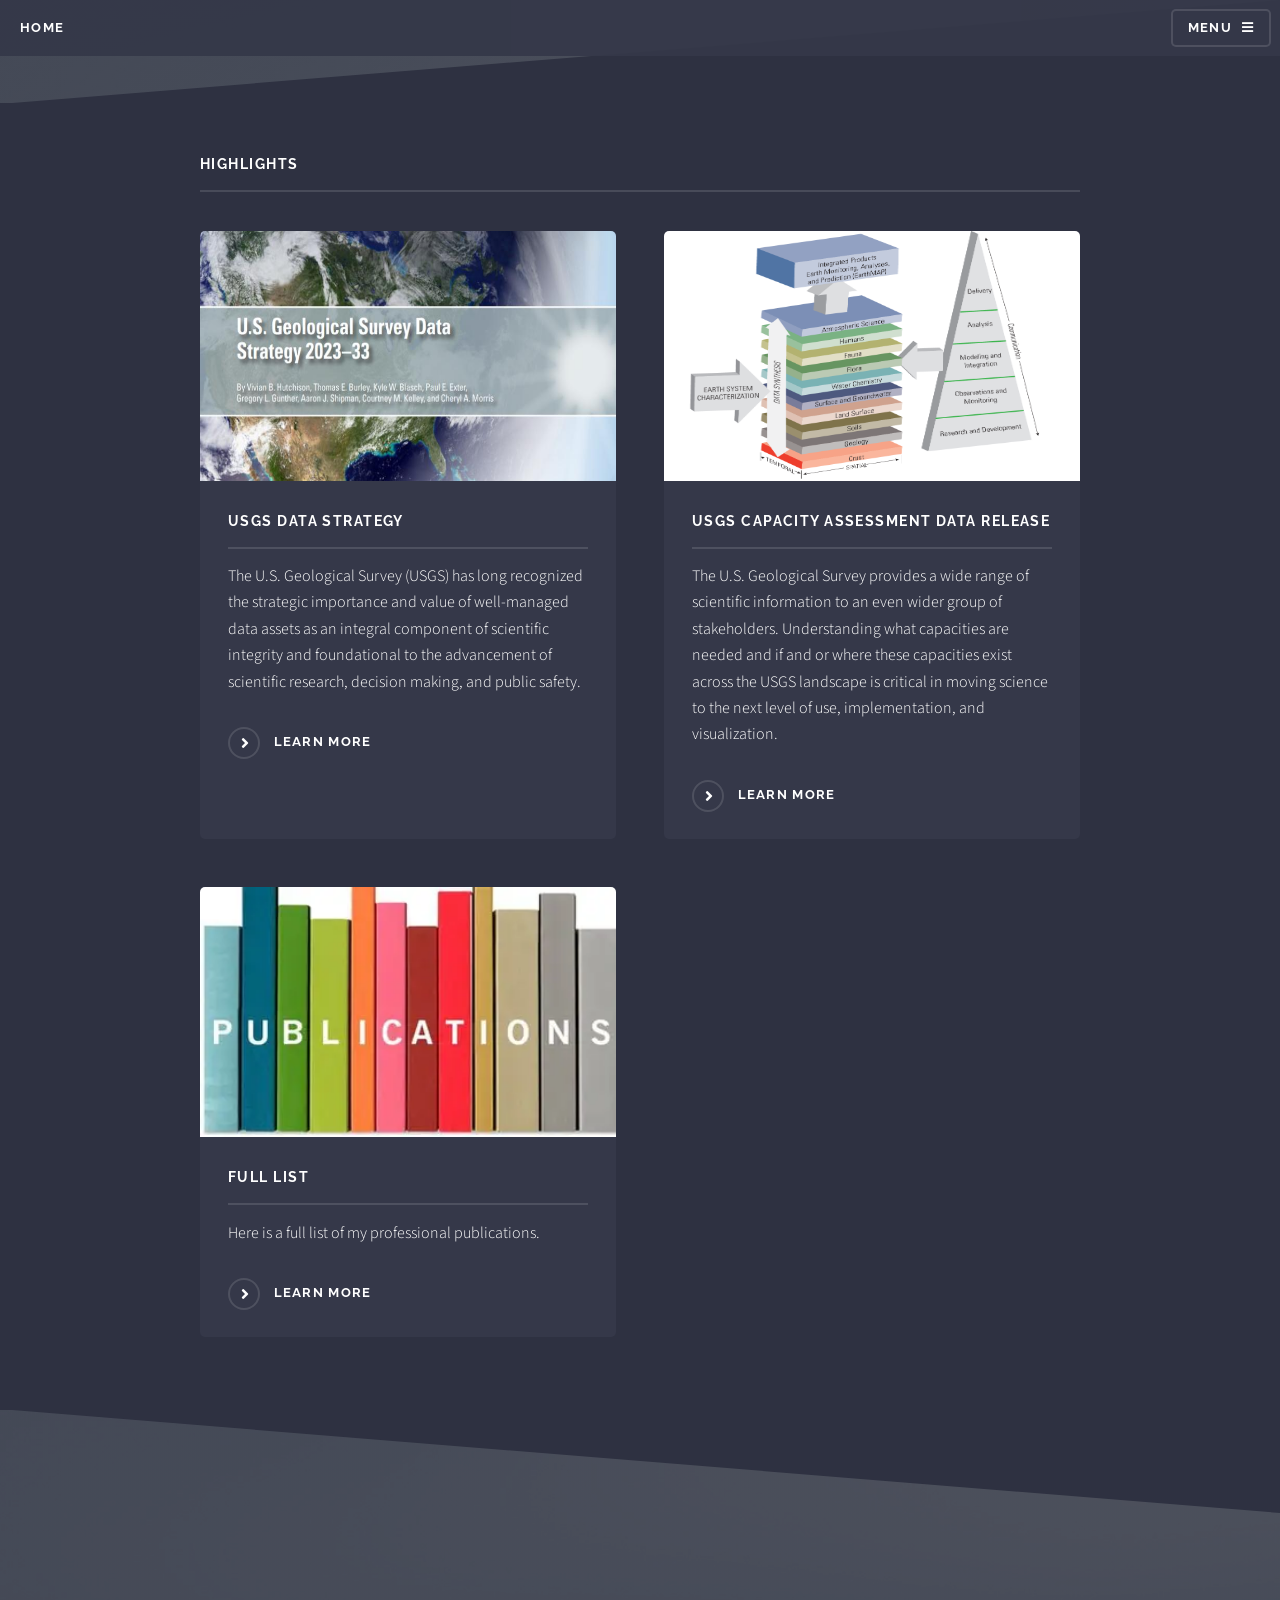
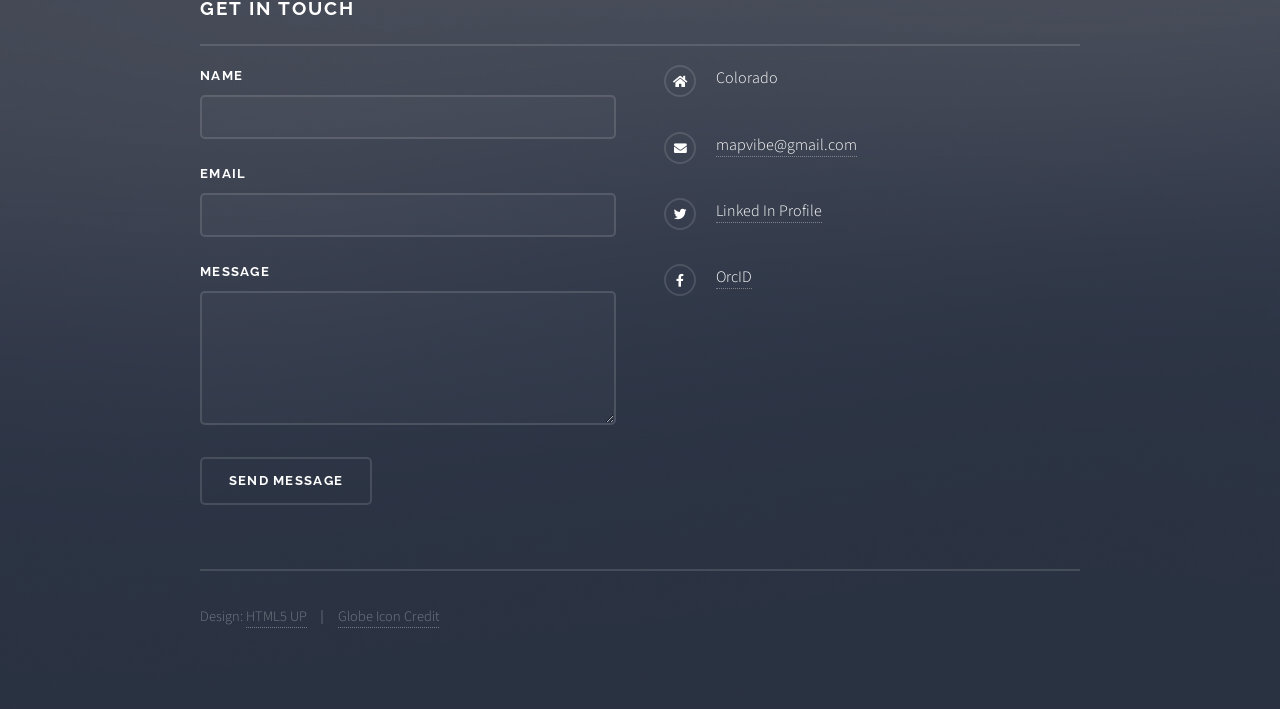
<file: publications.html>
<!DOCTYPE HTML>
<!--
	Solid State by HTML5 UP
	html5up.net | @ajlkn
	Free for personal and commercial use under the CCA 3.0 license (html5up.net/license)
-->
<html>
	<head>
		<title>Gregory Gunther Publications</title>
		<meta charset="utf-8" />
		<meta name="viewport" content="width=device-width, initial-scale=1, user-scalable=no" />
		<link rel="stylesheet" href="assets/css/main.css" />
		<noscript><link rel="stylesheet" href="assets/css/noscript.css" /></noscript>
	</head>
	<body class="is-preload">

		<!-- Page Wrapper -->
			<div id="page-wrapper">

				<!-- Header -->
					<header id="header">
						<h1><a href="index.html">Home</a></h1>
						<nav>
							<a href="#menu">Menu</a>
						</nav>
					</header>

				<!-- Menu -->
					<nav id="menu">
						<div class="inner">
							<h2>Menu</h2>
							<ul class="links">
								<li><a href="index.html">Home</a></li>
								<li><a href="documents/Gregory_Gunther_CV_July_2025.pdf">Curriculum Vitae</a></li>
								<li><a href="documents/skills_pydantic_dm.pdf">Skills (pydantic)</a></li>
								<li><a href="publications.html">Publications</a></li>
								<li><a href="presentations.html">Presentations</a></li>
								<!--<li><a href="elements.html">Elements</a></li>
								<li><a href="#">Log In</a></li>
								<li><a href="#">Sign Up</a></li>-->
							</ul>
							<a href="#" class="close">Close</a>
						</div>
					</nav>

				<!-- Wrapper -->
				<section id="wrapper">
					<!--	<header>
							<div class="inner">
								<h2>Generic</h2>
								<p>Phasellus non pulvinar erat. Fusce tincidunt nisl eget ipsum.</p>
							</div>
						</header>
                        -->	
						<!-- Content -->
							<div class="wrapper">
								<div class="inner">

									<!--<h3 class="major">Lorem ipsum dolor</h3>
									<p>Morbi mattis mi consectetur tortor elementum, varius pellentesque velit convallis. Aenean tincidunt lectus auctor mauris maximus, ac scelerisque ipsum tempor. Duis vulputate ex et ex tincidunt, quis lacinia velit aliquet. Duis non efficitur nisi, id malesuada justo. Maecenas sagittis felis ac sagittis semper. Curabitur purus leo donec vel dolor at arcu tincidunt bibendum. Interdum et malesuada fames ac ante ipsum primis in faucibus. Fusce ut aliquet justo. Donec id neque ipsum. Integer eget ultricies odio. Nam vel ex a orci fringilla tincidunt. Aliquam eleifend ligula non velit accumsan cursus. Etiam ut gravida sapien.</p>

									<p>Vestibulum ultrices risus velit, sit amet blandit massa auctor sit amet. Sed eu lectus sem. Phasellus in odio at ipsum porttitor mollis id vel diam. Praesent sit amet posuere risus, eu faucibus lectus. Vivamus ex ligula, tempus pulvinar ipsum in, auctor porta quam. Proin nec commodo, vel scelerisque nisi scelerisque. Suspendisse id quam vel tortor tincidunt suscipit. Nullam auctor orci eu dolor consectetur, interdum ullamcorper ante tincidunt. Mauris felis nec felis elementum varius.</p>
								-->
									<h3 class="major">Highlights</h3>
									<!--<p>Cras mattis ante fermentum, malesuada neque vitae, eleifend erat. Phasellus non pulvinar erat. Fusce tincidunt, nisl eget mattis egestas, purus ipsum consequat orci, sit amet lobortis lorem lacus in tellus. Sed ac elementum arcu. Quisque placerat auctor laoreet.</p>-->

									<section class="features">
										<article>
											<a href="#https://www.usgs.gov/publications/us-geological-survey-data-strategy-2023-33" class="image"><img src="images/data_strategy.jpeg" alt="Click here to visit the Data Strategy Pubication I co-authored" height="250" /></a>
											<h3 class="major">USGS Data Strategy</h3>
											<p>The U.S. Geological Survey (USGS) has long recognized the strategic importance and value of well-managed data assets as an integral component of scientific integrity and foundational to the advancement of scientific research, decision making, and public safety.</p>
											<a href="https://www.usgs.gov/publications/us-geological-survey-data-strategy-2023-33" class="special">Learn more</a>
										</article>
										<article>
											<a href="https://www.sciencebase.gov/catalog/item/60abc9e2d34ea221ce51e694" class="image"><img src="images/capacity_assessment_dr.png" alt="Click here for to visit the USGS EarthMAP Capacity Assessment Data Release" height="250" /></a>
											<h3 class="major">USGS Capacity Assessment Data Release</h3>
											<p>The U.S. Geological Survey provides a wide range of scientific information to an even wider group of stakeholders. Understanding what capacities are needed and if and or where these capacities exist across the USGS landscape is critical in moving science to the next level of use, implementation, and visualization. </p>
											<a href="https://www.sciencebase.gov/catalog/item/60abc9e2d34ea221ce51e694" class="special">Learn more</a>
										</article>
										<article>
											<a href="documents/Gunther2025.xlsx" class="image"><img src="images/publications.webp" alt="Click here for a full list of my publications" height="250" /></a>
											<h3 class="major">Full List</h3>
											<p>Here is a full list of my professional publications.</p>
											<a href="documents/Gunther2025.xlsx" class="special">Learn more</a>
										</article>
									</section>

								</div>
							</div>

					</section>

				<!-- Footer -->
					<section id="footer">
						<div class="inner">
							<h2 class="major">Get in touch</h2>
							<!--<p>Cras mattis ante fermentum, malesuada neque vitae, eleifend erat. Phasellus non pulvinar erat. Fusce tincidunt, nisl eget mattis egestas, purus ipsum consequat orci, sit amet lobortis lorem lacus in tellus. Sed ac elementum arcu. Quisque placerat auctor laoreet.</p>-->
							<form method="post" action="#">
								<div class="fields">
									<div class="field">
										<label for="name">Name</label>
										<input type="text" name="name" id="name" />
									</div>
									<div class="field">
										<label for="email">Email</label>
										<input type="email" name="email" id="email" />
									</div>
									<div class="field">
										<label for="message">Message</label>
										<textarea name="message" id="message" rows="4"></textarea>
									</div>
								</div>
								<ul class="actions">
									<li><input type="submit" value="Send Message" /></li>
								</ul>
							</form>
							<ul class="contact">
								<li class="icon solid fa-home">
									Colorado<br />
								</li>
								<li class="icon solid fa-envelope"><a href="mailto:mapvibe@gmail.com">mapvibe@gmail.com</a></li>
								<li class="icon brands fa-twitter"><a href="https://www.linkedin.com/in/mapvibe/">Linked In Profile</a></li>
								<li class="icon brands fa-facebook-f"><a href="https://orcid.org/0000-0002-1761-1604">OrcID</a></li>
							</ul>
						<ul class="copyright">
								<li>Design: <a href="http://html5up.net">HTML5 UP</a></li><li><a href="https://ngineprumah.blogspot.com/2022/03/white-global-icon-png-global-icon-png.html">Globe Icon Credit</a></li>
							</ul>
						</div>
					</section>

			</div>

		<!-- Scripts -->
			<script src="assets/js/jquery.min.js"></script>
			<script src="assets/js/jquery.scrollex.min.js"></script>
			<script src="assets/js/browser.min.js"></script>
			<script src="assets/js/breakpoints.min.js"></script>
			<script src="assets/js/util.js"></script>
			<script src="assets/js/main.js"></script>

	</body>
</html>
</file>
<file: assets/css/noscript.css>
/*
	Solid State by HTML5 UP
	html5up.net | @ajlkn
	Free for personal and commercial use under the CCA 3.0 license (html5up.net/license)
*/

/* Banner */

	body.is-preload #banner .logo {
		-moz-transform: none;
		-webkit-transform: none;
		-ms-transform: none;
		transform: none;
		opacity: 1;
	}

	body.is-preload #banner h2 {
		opacity: 1;
		-moz-transform: none;
		-webkit-transform: none;
		-ms-transform: none;
		transform: none;
		-moz-filter: none;
		-webkit-filter: none;
		-ms-filter: none;
		filter: none;
	}

	body.is-preload #banner p {
		opacity: 01;
		-moz-transform: none;
		-webkit-transform: none;
		-ms-transform: none;
		transform: none;
		-moz-filter: none;
		-webkit-filter: none;
		-ms-filter: none;
		filter: none;
	}
</file>
<file: assets/css/main.css>
@import url(fontawesome-all.min.css);
@import url("https://fonts.googleapis.com/css?family=Raleway:200,700|Source+Sans+Pro:300,600,300italic,600italic");

/*
	Solid State by HTML5 UP
	html5up.net | @ajlkn
	Free for personal and commercial use under the CCA 3.0 license (html5up.net/license)
*/

html, body, div, span, applet, object,
iframe, h1, h2, h3, h4, h5, h6, p, blockquote,
pre, a, abbr, acronym, address, big, cite,
code, del, dfn, em, img, ins, kbd, q, s, samp,
small, strike, strong, sub, sup, tt, var, b,
u, i, center, dl, dt, dd, ol, ul, li, fieldset,
form, label, legend, table, caption, tbody,
tfoot, thead, tr, th, td, article, aside,
canvas, details, embed, figure, figcaption,
footer, header, hgroup, menu, nav, output, ruby,
section, summary, time, mark, audio, video {
	margin: 0;
	padding: 0;
	border: 0;
	font-size: 100%;
	font: inherit;
	vertical-align: baseline;}

article, aside, details, figcaption, figure,
footer, header, hgroup, menu, nav, section {
	display: block;}

body {
	line-height: 1;
}

ol, ul {
	list-style: none;
}

blockquote, q {
	quotes: none;
}

	blockquote:before, blockquote:after, q:before, q:after {
		content: '';
		content: none;
	}

table {
	border-collapse: collapse;
	border-spacing: 0;
}

body {
	-webkit-text-size-adjust: none;
}

mark {
	background-color: transparent;
	color: inherit;
}

input::-moz-focus-inner {
	border: 0;
	padding: 0;
}

input, select, textarea {
	-moz-appearance: none;
	-webkit-appearance: none;
	-ms-appearance: none;
	appearance: none;
}

/* Basic */

	@-ms-viewport {
		width: device-width;
	}

	body {
		-ms-overflow-style: scrollbar;
	}

	@media screen and (max-width: 480px) {

		html, body {
			min-width: 320px;
		}

	}

	html {
		box-sizing: border-box;
	}

	*, *:before, *:after {
		box-sizing: inherit;
	}

	body {
		background-color: #2e3141;
		background-image: linear-gradient(to top, rgba(46, 49, 65, 0.8), rgba(46, 49, 65, 0.8)), url("../../images/bg.jpg");
		background-size: auto,
 cover;
		background-attachment: fixed,
 fixed;
		background-position: center,
 center;
	}

		body.is-preload *, body.is-preload *:before, body.is-preload *:after {
			-moz-animation: none !important;
			-webkit-animation: none !important;
			-ms-animation: none !important;
			animation: none !important;
			-moz-transition: none !important;
			-webkit-transition: none !important;
			-ms-transition: none !important;
			transition: none !important;
		}

/* Type */

	body, input, select, textarea {
		color: #ffffff;
		font-family: "Source Sans Pro", Helvetica, sans-serif;
		font-size: 16.5pt;
		font-weight: 300;
		line-height: 1.65;
	}

		@media screen and (max-width: 1680px) {

			body, input, select, textarea {
				font-size: 13pt;
			}

		}

		@media screen and (max-width: 1280px) {

			body, input, select, textarea {
				font-size: 12pt;
			}

		}

		@media screen and (max-width: 980px) {

			body, input, select, textarea {
				font-size: 12pt;
			}

		}

		@media screen and (max-width: 736px) {

			body, input, select, textarea {
				font-size: 12pt;
			}

		}

		@media screen and (max-width: 480px) {

			body, input, select, textarea {
				font-size: 12pt;
			}

		}

	a {
		-moz-transition: color 0.2s ease-in-out, border-bottom-color 0.2s ease-in-out;
		-webkit-transition: color 0.2s ease-in-out, border-bottom-color 0.2s ease-in-out;
		-ms-transition: color 0.2s ease-in-out, border-bottom-color 0.2s ease-in-out;
		transition: color 0.2s ease-in-out, border-bottom-color 0.2s ease-in-out;
		border-bottom: dotted 1px rgba(255, 255, 255, 0.35);
		color: #ffffff;
		text-decoration: none;
	}

		a:hover {
			border-bottom-color: transparent;
			color: #ffffff !important;
		}

		a.special:not(.button) {
			text-decoration: none;
			border-bottom: 0;
			display: block;
			font-family: Raleway, Helvetica, sans-serif;
			font-size: 0.8em;
			font-weight: 700;
			letter-spacing: 0.1em;
			margin: 0 0 2em 0;
			text-transform: uppercase;
		}

			a.special:not(.button):before {
				-moz-osx-font-smoothing: grayscale;
				-webkit-font-smoothing: antialiased;
				display: inline-block;
				font-style: normal;
				font-variant: normal;
				text-rendering: auto;
				line-height: 1;
				text-transform: none !important;
				font-family: 'Font Awesome 5 Free';
				font-weight: 900;
			}

			a.special:not(.button):before {
				-moz-transition: background-color 0.2s ease-in-out;
				-webkit-transition: background-color 0.2s ease-in-out;
				-ms-transition: background-color 0.2s ease-in-out;
				transition: background-color 0.2s ease-in-out;
				border-radius: 100%;
				border: solid 2px rgba(255, 255, 255, 0.125);
				content: '\f105';
				display: inline-block;
				font-size: 1.25em;
				height: 2em;
				line-height: 1.75em;
				margin-right: 0.85em;
				text-align: center;
				text-indent: 0.15em;
				vertical-align: middle;
				width: 2em;
			}

			a.special:not(.button):hover:before {
				background-color: rgba(255, 255, 255, 0.025);
			}

			a.special:not(.button):active:before {
				background-color: rgba(255, 255, 255, 0.075);
			}

	strong, b {
		color: #ffffff;
		font-weight: 600;
	}

	em, i {
		font-style: italic;
	}

	p {
		margin: 0 0 2em 0;
	}

	h1, h2, h3, h4, h5, h6 {
		color: #ffffff;
		font-family: Raleway, Helvetica, sans-serif;
		font-weight: 700;
		letter-spacing: 0.1em;
		margin: 0 0 1em 0;
		text-transform: uppercase;
	}

		h1 a, h2 a, h3 a, h4 a, h5 a, h6 a {
			color: inherit;
			text-decoration: none;
			border-bottom: 0;
		}

		h1 span, h2 span, h3 span, h4 span, h5 span, h6 span {
			font-weight: 200;
		}

		h1.major, h2.major, h3.major, h4.major, h5.major, h6.major {
			padding-bottom: 1em;
			border-bottom: solid 2px rgba(255, 255, 255, 0.125);
		}

	h2 {
		font-size: 1.2em;
	}

	h3 {
		font-size: 0.9em;
	}

	h4 {
		font-size: 0.7em;
	}

	h5 {
		font-size: 0.7em;
	}

	h6 {
		font-size: 0.7em;
	}

	@media screen and (max-width: 736px) {

		h2 {
			font-size: 1em;
		}

		h3 {
			font-size: 0.8em;
		}

	}

	sub {
		font-size: 0.8em;
		position: relative;
		top: 0.5em;
	}

	sup {
		font-size: 0.8em;
		position: relative;
		top: -0.5em;
	}

	blockquote {
		border-left: solid 4px rgba(255, 255, 255, 0.125);
		font-style: italic;
		margin: 0 0 2em 0;
		padding: 0.5em 0 0.5em 2em;
	}

	code {
		background: rgba(255, 255, 255, 0.025);
		border-radius: 5px;
		border: solid 2px rgba(255, 255, 255, 0.125);
		font-family: "Courier New", monospace;
		font-size: 0.9em;
		margin: 0 0.25em;
		padding: 0.25em 0.65em;
	}

	pre {
		-webkit-overflow-scrolling: touch;
		font-family: "Courier New", monospace;
		font-size: 0.9em;
		margin: 0 0 2em 0;
	}

		pre code {
			display: block;
			line-height: 1.75em;
			padding: 1em 1.5em;
			overflow-x: auto;
		}

	hr {
		border: 0;
		border-bottom: solid 2px rgba(255, 255, 255, 0.125);
		margin: 2.5em 0;
	}

		hr.major {
			margin: 4em 0;
		}

	.align-left {
		text-align: left;
	}

	.align-center {
		text-align: center;
	}

	.align-right {
		text-align: right;
	}

/* Row */

	.row {
		display: flex;
		flex-wrap: wrap;
		box-sizing: border-box;
		align-items: stretch;
	}

		.row > * {
			box-sizing: border-box;
		}

		.row.gtr-uniform > * > :last-child {
			margin-bottom: 0;
		}

		.row.aln-left {
			justify-content: flex-start;
		}

		.row.aln-center {
			justify-content: center;
		}

		.row.aln-right {
			justify-content: flex-end;
		}

		.row.aln-top {
			align-items: flex-start;
		}

		.row.aln-middle {
			align-items: center;
		}

		.row.aln-bottom {
			align-items: flex-end;
		}

		.row > .imp {
			order: -1;
		}

		.row > .col-1 {
			width: 8.33333%;
		}

		.row > .off-1 {
			margin-left: 8.33333%;
		}

		.row > .col-2 {
			width: 16.66667%;
		}

		.row > .off-2 {
			margin-left: 16.66667%;
		}

		.row > .col-3 {
			width: 25%;
		}

		.row > .off-3 {
			margin-left: 25%;
		}

		.row > .col-4 {
			width: 33.33333%;
		}

		.row > .off-4 {
			margin-left: 33.33333%;
		}

		.row > .col-5 {
			width: 41.66667%;
		}

		.row > .off-5 {
			margin-left: 41.66667%;
		}

		.row > .col-6 {
			width: 50%;
		}

		.row > .off-6 {
			margin-left: 50%;
		}

		.row > .col-7 {
			width: 58.33333%;
		}

		.row > .off-7 {
			margin-left: 58.33333%;
		}

		.row > .col-8 {
			width: 66.66667%;
		}

		.row > .off-8 {
			margin-left: 66.66667%;
		}

		.row > .col-9 {
			width: 75%;
		}

		.row > .off-9 {
			margin-left: 75%;
		}

		.row > .col-10 {
			width: 83.33333%;
		}

		.row > .off-10 {
			margin-left: 83.33333%;
		}

		.row > .col-11 {
			width: 91.66667%;
		}

		.row > .off-11 {
			margin-left: 91.66667%;
		}

		.row > .col-12 {
			width: 100%;
		}

		.row > .off-12 {
			margin-left: 100%;
		}

		.row.gtr-0 {
			margin-top: 0;
			margin-left: 0em;
		}

			.row.gtr-0 > * {
				padding: 0 0 0 0em;
			}

			.row.gtr-0.gtr-uniform {
				margin-top: 0em;
			}

				.row.gtr-0.gtr-uniform > * {
					padding-top: 0em;
				}

		.row.gtr-25 {
			margin-top: 0;
			margin-left: -0.4375em;
		}

			.row.gtr-25 > * {
				padding: 0 0 0 0.4375em;
			}

			.row.gtr-25.gtr-uniform {
				margin-top: -0.4375em;
			}

				.row.gtr-25.gtr-uniform > * {
					padding-top: 0.4375em;
				}

		.row.gtr-50 {
			margin-top: 0;
			margin-left: -0.875em;
		}

			.row.gtr-50 > * {
				padding: 0 0 0 0.875em;
			}

			.row.gtr-50.gtr-uniform {
				margin-top: -0.875em;
			}

				.row.gtr-50.gtr-uniform > * {
					padding-top: 0.875em;
				}

		.row {
			margin-top: 0;
			margin-left: -1.75em;
		}

			.row > * {
				padding: 0 0 0 1.75em;
			}

			.row.gtr-uniform {
				margin-top: -1.75em;
			}

				.row.gtr-uniform > * {
					padding-top: 1.75em;
				}

		.row.gtr-150 {
			margin-top: 0;
			margin-left: -2.625em;
		}

			.row.gtr-150 > * {
				padding: 0 0 0 2.625em;
			}

			.row.gtr-150.gtr-uniform {
				margin-top: -2.625em;
			}

				.row.gtr-150.gtr-uniform > * {
					padding-top: 2.625em;
				}

		.row.gtr-200 {
			margin-top: 0;
			margin-left: -3.5em;
		}

			.row.gtr-200 > * {
				padding: 0 0 0 3.5em;
			}

			.row.gtr-200.gtr-uniform {
				margin-top: -3.5em;
			}

				.row.gtr-200.gtr-uniform > * {
					padding-top: 3.5em;
				}

		@media screen and (max-width: 1680px) {

			.row {
				display: flex;
				flex-wrap: wrap;
				box-sizing: border-box;
				align-items: stretch;
			}

				.row > * {
					box-sizing: border-box;
				}

				.row.gtr-uniform > * > :last-child {
					margin-bottom: 0;
				}

				.row.aln-left {
					justify-content: flex-start;
				}

				.row.aln-center {
					justify-content: center;
				}

				.row.aln-right {
					justify-content: flex-end;
				}

				.row.aln-top {
					align-items: flex-start;
				}

				.row.aln-middle {
					align-items: center;
				}

				.row.aln-bottom {
					align-items: flex-end;
				}

				.row > .imp-xlarge {
					order: -1;
				}

				.row > .col-1-xlarge {
					width: 8.33333%;
				}

				.row > .off-1-xlarge {
					margin-left: 8.33333%;
				}

				.row > .col-2-xlarge {
					width: 16.66667%;
				}

				.row > .off-2-xlarge {
					margin-left: 16.66667%;
				}

				.row > .col-3-xlarge {
					width: 25%;
				}

				.row > .off-3-xlarge {
					margin-left: 25%;
				}

				.row > .col-4-xlarge {
					width: 33.33333%;
				}

				.row > .off-4-xlarge {
					margin-left: 33.33333%;
				}

				.row > .col-5-xlarge {
					width: 41.66667%;
				}

				.row > .off-5-xlarge {
					margin-left: 41.66667%;
				}

				.row > .col-6-xlarge {
					width: 50%;
				}

				.row > .off-6-xlarge {
					margin-left: 50%;
				}

				.row > .col-7-xlarge {
					width: 58.33333%;
				}

				.row > .off-7-xlarge {
					margin-left: 58.33333%;
				}

				.row > .col-8-xlarge {
					width: 66.66667%;
				}

				.row > .off-8-xlarge {
					margin-left: 66.66667%;
				}

				.row > .col-9-xlarge {
					width: 75%;
				}

				.row > .off-9-xlarge {
					margin-left: 75%;
				}

				.row > .col-10-xlarge {
					width: 83.33333%;
				}

				.row > .off-10-xlarge {
					margin-left: 83.33333%;
				}

				.row > .col-11-xlarge {
					width: 91.66667%;
				}

				.row > .off-11-xlarge {
					margin-left: 91.66667%;
				}

				.row > .col-12-xlarge {
					width: 100%;
				}

				.row > .off-12-xlarge {
					margin-left: 100%;
				}

				.row.gtr-0 {
					margin-top: 0;
					margin-left: 0em;
				}

					.row.gtr-0 > * {
						padding: 0 0 0 0em;
					}

					.row.gtr-0.gtr-uniform {
						margin-top: 0em;
					}

						.row.gtr-0.gtr-uniform > * {
							padding-top: 0em;
						}

				.row.gtr-25 {
					margin-top: 0;
					margin-left: -0.4375em;
				}

					.row.gtr-25 > * {
						padding: 0 0 0 0.4375em;
					}

					.row.gtr-25.gtr-uniform {
						margin-top: -0.4375em;
					}

						.row.gtr-25.gtr-uniform > * {
							padding-top: 0.4375em;
						}

				.row.gtr-50 {
					margin-top: 0;
					margin-left: -0.875em;
				}

					.row.gtr-50 > * {
						padding: 0 0 0 0.875em;
					}

					.row.gtr-50.gtr-uniform {
						margin-top: -0.875em;
					}

						.row.gtr-50.gtr-uniform > * {
							padding-top: 0.875em;
						}

				.row {
					margin-top: 0;
					margin-left: -1.75em;
				}

					.row > * {
						padding: 0 0 0 1.75em;
					}

					.row.gtr-uniform {
						margin-top: -1.75em;
					}

						.row.gtr-uniform > * {
							padding-top: 1.75em;
						}

				.row.gtr-150 {
					margin-top: 0;
					margin-left: -2.625em;
				}

					.row.gtr-150 > * {
						padding: 0 0 0 2.625em;
					}

					.row.gtr-150.gtr-uniform {
						margin-top: -2.625em;
					}

						.row.gtr-150.gtr-uniform > * {
							padding-top: 2.625em;
						}

				.row.gtr-200 {
					margin-top: 0;
					margin-left: -3.5em;
				}

					.row.gtr-200 > * {
						padding: 0 0 0 3.5em;
					}

					.row.gtr-200.gtr-uniform {
						margin-top: -3.5em;
					}

						.row.gtr-200.gtr-uniform > * {
							padding-top: 3.5em;
						}

		}

		@media screen and (max-width: 1280px) {

			.row {
				display: flex;
				flex-wrap: wrap;
				box-sizing: border-box;
				align-items: stretch;
			}

				.row > * {
					box-sizing: border-box;
				}

				.row.gtr-uniform > * > :last-child {
					margin-bottom: 0;
				}

				.row.aln-left {
					justify-content: flex-start;
				}

				.row.aln-center {
					justify-content: center;
				}

				.row.aln-right {
					justify-content: flex-end;
				}

				.row.aln-top {
					align-items: flex-start;
				}

				.row.aln-middle {
					align-items: center;
				}

				.row.aln-bottom {
					align-items: flex-end;
				}

				.row > .imp-large {
					order: -1;
				}

				.row > .col-1-large {
					width: 8.33333%;
				}

				.row > .off-1-large {
					margin-left: 8.33333%;
				}

				.row > .col-2-large {
					width: 16.66667%;
				}

				.row > .off-2-large {
					margin-left: 16.66667%;
				}

				.row > .col-3-large {
					width: 25%;
				}

				.row > .off-3-large {
					margin-left: 25%;
				}

				.row > .col-4-large {
					width: 33.33333%;
				}

				.row > .off-4-large {
					margin-left: 33.33333%;
				}

				.row > .col-5-large {
					width: 41.66667%;
				}

				.row > .off-5-large {
					margin-left: 41.66667%;
				}

				.row > .col-6-large {
					width: 50%;
				}

				.row > .off-6-large {
					margin-left: 50%;
				}

				.row > .col-7-large {
					width: 58.33333%;
				}

				.row > .off-7-large {
					margin-left: 58.33333%;
				}

				.row > .col-8-large {
					width: 66.66667%;
				}

				.row > .off-8-large {
					margin-left: 66.66667%;
				}

				.row > .col-9-large {
					width: 75%;
				}

				.row > .off-9-large {
					margin-left: 75%;
				}

				.row > .col-10-large {
					width: 83.33333%;
				}

				.row > .off-10-large {
					margin-left: 83.33333%;
				}

				.row > .col-11-large {
					width: 91.66667%;
				}

				.row > .off-11-large {
					margin-left: 91.66667%;
				}

				.row > .col-12-large {
					width: 100%;
				}

				.row > .off-12-large {
					margin-left: 100%;
				}

				.row.gtr-0 {
					margin-top: 0;
					margin-left: 0em;
				}

					.row.gtr-0 > * {
						padding: 0 0 0 0em;
					}

					.row.gtr-0.gtr-uniform {
						margin-top: 0em;
					}

						.row.gtr-0.gtr-uniform > * {
							padding-top: 0em;
						}

				.row.gtr-25 {
					margin-top: 0;
					margin-left: -0.4375em;
				}

					.row.gtr-25 > * {
						padding: 0 0 0 0.4375em;
					}

					.row.gtr-25.gtr-uniform {
						margin-top: -0.4375em;
					}

						.row.gtr-25.gtr-uniform > * {
							padding-top: 0.4375em;
						}

				.row.gtr-50 {
					margin-top: 0;
					margin-left: -0.875em;
				}

					.row.gtr-50 > * {
						padding: 0 0 0 0.875em;
					}

					.row.gtr-50.gtr-uniform {
						margin-top: -0.875em;
					}

						.row.gtr-50.gtr-uniform > * {
							padding-top: 0.875em;
						}

				.row {
					margin-top: 0;
					margin-left: -1.75em;
				}

					.row > * {
						padding: 0 0 0 1.75em;
					}

					.row.gtr-uniform {
						margin-top: -1.75em;
					}

						.row.gtr-uniform > * {
							padding-top: 1.75em;
						}

				.row.gtr-150 {
					margin-top: 0;
					margin-left: -2.625em;
				}

					.row.gtr-150 > * {
						padding: 0 0 0 2.625em;
					}

					.row.gtr-150.gtr-uniform {
						margin-top: -2.625em;
					}

						.row.gtr-150.gtr-uniform > * {
							padding-top: 2.625em;
						}

				.row.gtr-200 {
					margin-top: 0;
					margin-left: -3.5em;
				}

					.row.gtr-200 > * {
						padding: 0 0 0 3.5em;
					}

					.row.gtr-200.gtr-uniform {
						margin-top: -3.5em;
					}

						.row.gtr-200.gtr-uniform > * {
							padding-top: 3.5em;
						}

		}

		@media screen and (max-width: 980px) {

			.row {
				display: flex;
				flex-wrap: wrap;
				box-sizing: border-box;
				align-items: stretch;
			}

				.row > * {
					box-sizing: border-box;
				}

				.row.gtr-uniform > * > :last-child {
					margin-bottom: 0;
				}

				.row.aln-left {
					justify-content: flex-start;
				}

				.row.aln-center {
					justify-content: center;
				}

				.row.aln-right {
					justify-content: flex-end;
				}

				.row.aln-top {
					align-items: flex-start;
				}

				.row.aln-middle {
					align-items: center;
				}

				.row.aln-bottom {
					align-items: flex-end;
				}

				.row > .imp-medium {
					order: -1;
				}

				.row > .col-1-medium {
					width: 8.33333%;
				}

				.row > .off-1-medium {
					margin-left: 8.33333%;
				}

				.row > .col-2-medium {
					width: 16.66667%;
				}

				.row > .off-2-medium {
					margin-left: 16.66667%;
				}

				.row > .col-3-medium {
					width: 25%;
				}

				.row > .off-3-medium {
					margin-left: 25%;
				}

				.row > .col-4-medium {
					width: 33.33333%;
				}

				.row > .off-4-medium {
					margin-left: 33.33333%;
				}

				.row > .col-5-medium {
					width: 41.66667%;
				}

				.row > .off-5-medium {
					margin-left: 41.66667%;
				}

				.row > .col-6-medium {
					width: 50%;
				}

				.row > .off-6-medium {
					margin-left: 50%;
				}

				.row > .col-7-medium {
					width: 58.33333%;
				}

				.row > .off-7-medium {
					margin-left: 58.33333%;
				}

				.row > .col-8-medium {
					width: 66.66667%;
				}

				.row > .off-8-medium {
					margin-left: 66.66667%;
				}

				.row > .col-9-medium {
					width: 75%;
				}

				.row > .off-9-medium {
					margin-left: 75%;
				}

				.row > .col-10-medium {
					width: 83.33333%;
				}

				.row > .off-10-medium {
					margin-left: 83.33333%;
				}

				.row > .col-11-medium {
					width: 91.66667%;
				}

				.row > .off-11-medium {
					margin-left: 91.66667%;
				}

				.row > .col-12-medium {
					width: 100%;
				}

				.row > .off-12-medium {
					margin-left: 100%;
				}

				.row.gtr-0 {
					margin-top: 0;
					margin-left: 0em;
				}

					.row.gtr-0 > * {
						padding: 0 0 0 0em;
					}

					.row.gtr-0.gtr-uniform {
						margin-top: 0em;
					}

						.row.gtr-0.gtr-uniform > * {
							padding-top: 0em;
						}

				.row.gtr-25 {
					margin-top: 0;
					margin-left: -0.4375em;
				}

					.row.gtr-25 > * {
						padding: 0 0 0 0.4375em;
					}

					.row.gtr-25.gtr-uniform {
						margin-top: -0.4375em;
					}

						.row.gtr-25.gtr-uniform > * {
							padding-top: 0.4375em;
						}

				.row.gtr-50 {
					margin-top: 0;
					margin-left: -0.875em;
				}

					.row.gtr-50 > * {
						padding: 0 0 0 0.875em;
					}

					.row.gtr-50.gtr-uniform {
						margin-top: -0.875em;
					}

						.row.gtr-50.gtr-uniform > * {
							padding-top: 0.875em;
						}

				.row {
					margin-top: 0;
					margin-left: -1.75em;
				}

					.row > * {
						padding: 0 0 0 1.75em;
					}

					.row.gtr-uniform {
						margin-top: -1.75em;
					}

						.row.gtr-uniform > * {
							padding-top: 1.75em;
						}

				.row.gtr-150 {
					margin-top: 0;
					margin-left: -2.625em;
				}

					.row.gtr-150 > * {
						padding: 0 0 0 2.625em;
					}

					.row.gtr-150.gtr-uniform {
						margin-top: -2.625em;
					}

						.row.gtr-150.gtr-uniform > * {
							padding-top: 2.625em;
						}

				.row.gtr-200 {
					margin-top: 0;
					margin-left: -3.5em;
				}

					.row.gtr-200 > * {
						padding: 0 0 0 3.5em;
					}

					.row.gtr-200.gtr-uniform {
						margin-top: -3.5em;
					}

						.row.gtr-200.gtr-uniform > * {
							padding-top: 3.5em;
						}

		}

		@media screen and (max-width: 736px) {

			.row {
				display: flex;
				flex-wrap: wrap;
				box-sizing: border-box;
				align-items: stretch;
			}

				.row > * {
					box-sizing: border-box;
				}

				.row.gtr-uniform > * > :last-child {
					margin-bottom: 0;
				}

				.row.aln-left {
					justify-content: flex-start;
				}

				.row.aln-center {
					justify-content: center;
				}

				.row.aln-right {
					justify-content: flex-end;
				}

				.row.aln-top {
					align-items: flex-start;
				}

				.row.aln-middle {
					align-items: center;
				}

				.row.aln-bottom {
					align-items: flex-end;
				}

				.row > .imp-small {
					order: -1;
				}

				.row > .col-1-small {
					width: 8.33333%;
				}

				.row > .off-1-small {
					margin-left: 8.33333%;
				}

				.row > .col-2-small {
					width: 16.66667%;
				}

				.row > .off-2-small {
					margin-left: 16.66667%;
				}

				.row > .col-3-small {
					width: 25%;
				}

				.row > .off-3-small {
					margin-left: 25%;
				}

				.row > .col-4-small {
					width: 33.33333%;
				}

				.row > .off-4-small {
					margin-left: 33.33333%;
				}

				.row > .col-5-small {
					width: 41.66667%;
				}

				.row > .off-5-small {
					margin-left: 41.66667%;
				}

				.row > .col-6-small {
					width: 50%;
				}

				.row > .off-6-small {
					margin-left: 50%;
				}

				.row > .col-7-small {
					width: 58.33333%;
				}

				.row > .off-7-small {
					margin-left: 58.33333%;
				}

				.row > .col-8-small {
					width: 66.66667%;
				}

				.row > .off-8-small {
					margin-left: 66.66667%;
				}

				.row > .col-9-small {
					width: 75%;
				}

				.row > .off-9-small {
					margin-left: 75%;
				}

				.row > .col-10-small {
					width: 83.33333%;
				}

				.row > .off-10-small {
					margin-left: 83.33333%;
				}

				.row > .col-11-small {
					width: 91.66667%;
				}

				.row > .off-11-small {
					margin-left: 91.66667%;
				}

				.row > .col-12-small {
					width: 100%;
				}

				.row > .off-12-small {
					margin-left: 100%;
				}

				.row.gtr-0 {
					margin-top: 0;
					margin-left: 0em;
				}

					.row.gtr-0 > * {
						padding: 0 0 0 0em;
					}

					.row.gtr-0.gtr-uniform {
						margin-top: 0em;
					}

						.row.gtr-0.gtr-uniform > * {
							padding-top: 0em;
						}

				.row.gtr-25 {
					margin-top: 0;
					margin-left: -0.3125em;
				}

					.row.gtr-25 > * {
						padding: 0 0 0 0.3125em;
					}

					.row.gtr-25.gtr-uniform {
						margin-top: -0.3125em;
					}

						.row.gtr-25.gtr-uniform > * {
							padding-top: 0.3125em;
						}

				.row.gtr-50 {
					margin-top: 0;
					margin-left: -0.625em;
				}

					.row.gtr-50 > * {
						padding: 0 0 0 0.625em;
					}

					.row.gtr-50.gtr-uniform {
						margin-top: -0.625em;
					}

						.row.gtr-50.gtr-uniform > * {
							padding-top: 0.625em;
						}

				.row {
					margin-top: 0;
					margin-left: -1.25em;
				}

					.row > * {
						padding: 0 0 0 1.25em;
					}

					.row.gtr-uniform {
						margin-top: -1.25em;
					}

						.row.gtr-uniform > * {
							padding-top: 1.25em;
						}

				.row.gtr-150 {
					margin-top: 0;
					margin-left: -1.875em;
				}

					.row.gtr-150 > * {
						padding: 0 0 0 1.875em;
					}

					.row.gtr-150.gtr-uniform {
						margin-top: -1.875em;
					}

						.row.gtr-150.gtr-uniform > * {
							padding-top: 1.875em;
						}

				.row.gtr-200 {
					margin-top: 0;
					margin-left: -2.5em;
				}

					.row.gtr-200 > * {
						padding: 0 0 0 2.5em;
					}

					.row.gtr-200.gtr-uniform {
						margin-top: -2.5em;
					}

						.row.gtr-200.gtr-uniform > * {
							padding-top: 2.5em;
						}

		}

		@media screen and (max-width: 480px) {

			.row {
				display: flex;
				flex-wrap: wrap;
				box-sizing: border-box;
				align-items: stretch;
			}

				.row > * {
					box-sizing: border-box;
				}

				.row.gtr-uniform > * > :last-child {
					margin-bottom: 0;
				}

				.row.aln-left {
					justify-content: flex-start;
				}

				.row.aln-center {
					justify-content: center;
				}

				.row.aln-right {
					justify-content: flex-end;
				}

				.row.aln-top {
					align-items: flex-start;
				}

				.row.aln-middle {
					align-items: center;
				}

				.row.aln-bottom {
					align-items: flex-end;
				}

				.row > .imp-xsmall {
					order: -1;
				}

				.row > .col-1-xsmall {
					width: 8.33333%;
				}

				.row > .off-1-xsmall {
					margin-left: 8.33333%;
				}

				.row > .col-2-xsmall {
					width: 16.66667%;
				}

				.row > .off-2-xsmall {
					margin-left: 16.66667%;
				}

				.row > .col-3-xsmall {
					width: 25%;
				}

				.row > .off-3-xsmall {
					margin-left: 25%;
				}

				.row > .col-4-xsmall {
					width: 33.33333%;
				}

				.row > .off-4-xsmall {
					margin-left: 33.33333%;
				}

				.row > .col-5-xsmall {
					width: 41.66667%;
				}

				.row > .off-5-xsmall {
					margin-left: 41.66667%;
				}

				.row > .col-6-xsmall {
					width: 50%;
				}

				.row > .off-6-xsmall {
					margin-left: 50%;
				}

				.row > .col-7-xsmall {
					width: 58.33333%;
				}

				.row > .off-7-xsmall {
					margin-left: 58.33333%;
				}

				.row > .col-8-xsmall {
					width: 66.66667%;
				}

				.row > .off-8-xsmall {
					margin-left: 66.66667%;
				}

				.row > .col-9-xsmall {
					width: 75%;
				}

				.row > .off-9-xsmall {
					margin-left: 75%;
				}

				.row > .col-10-xsmall {
					width: 83.33333%;
				}

				.row > .off-10-xsmall {
					margin-left: 83.33333%;
				}

				.row > .col-11-xsmall {
					width: 91.66667%;
				}

				.row > .off-11-xsmall {
					margin-left: 91.66667%;
				}

				.row > .col-12-xsmall {
					width: 100%;
				}

				.row > .off-12-xsmall {
					margin-left: 100%;
				}

				.row.gtr-0 {
					margin-top: 0;
					margin-left: 0em;
				}

					.row.gtr-0 > * {
						padding: 0 0 0 0em;
					}

					.row.gtr-0.gtr-uniform {
						margin-top: 0em;
					}

						.row.gtr-0.gtr-uniform > * {
							padding-top: 0em;
						}

				.row.gtr-25 {
					margin-top: 0;
					margin-left: -0.3125em;
				}

					.row.gtr-25 > * {
						padding: 0 0 0 0.3125em;
					}

					.row.gtr-25.gtr-uniform {
						margin-top: -0.3125em;
					}

						.row.gtr-25.gtr-uniform > * {
							padding-top: 0.3125em;
						}

				.row.gtr-50 {
					margin-top: 0;
					margin-left: -0.625em;
				}

					.row.gtr-50 > * {
						padding: 0 0 0 0.625em;
					}

					.row.gtr-50.gtr-uniform {
						margin-top: -0.625em;
					}

						.row.gtr-50.gtr-uniform > * {
							padding-top: 0.625em;
						}

				.row {
					margin-top: 0;
					margin-left: -1.25em;
				}

					.row > * {
						padding: 0 0 0 1.25em;
					}

					.row.gtr-uniform {
						margin-top: -1.25em;
					}

						.row.gtr-uniform > * {
							padding-top: 1.25em;
						}

				.row.gtr-150 {
					margin-top: 0;
					margin-left: -1.875em;
				}

					.row.gtr-150 > * {
						padding: 0 0 0 1.875em;
					}

					.row.gtr-150.gtr-uniform {
						margin-top: -1.875em;
					}

						.row.gtr-150.gtr-uniform > * {
							padding-top: 1.875em;
						}

				.row.gtr-200 {
					margin-top: 0;
					margin-left: -2.5em;
				}

					.row.gtr-200 > * {
						padding: 0 0 0 2.5em;
					}

					.row.gtr-200.gtr-uniform {
						margin-top: -2.5em;
					}

						.row.gtr-200.gtr-uniform > * {
							padding-top: 2.5em;
						}

		}

		@media screen and (max-width: 360px) {

			.row {
				display: flex;
				flex-wrap: wrap;
				box-sizing: border-box;
				align-items: stretch;
			}

				.row > * {
					box-sizing: border-box;
				}

				.row.gtr-uniform > * > :last-child {
					margin-bottom: 0;
				}

				.row.aln-left {
					justify-content: flex-start;
				}

				.row.aln-center {
					justify-content: center;
				}

				.row.aln-right {
					justify-content: flex-end;
				}

				.row.aln-top {
					align-items: flex-start;
				}

				.row.aln-middle {
					align-items: center;
				}

				.row.aln-bottom {
					align-items: flex-end;
				}

				.row > .imp-xxsmall {
					order: -1;
				}

				.row > .col-1-xxsmall {
					width: 8.33333%;
				}

				.row > .off-1-xxsmall {
					margin-left: 8.33333%;
				}

				.row > .col-2-xxsmall {
					width: 16.66667%;
				}

				.row > .off-2-xxsmall {
					margin-left: 16.66667%;
				}

				.row > .col-3-xxsmall {
					width: 25%;
				}

				.row > .off-3-xxsmall {
					margin-left: 25%;
				}

				.row > .col-4-xxsmall {
					width: 33.33333%;
				}

				.row > .off-4-xxsmall {
					margin-left: 33.33333%;
				}

				.row > .col-5-xxsmall {
					width: 41.66667%;
				}

				.row > .off-5-xxsmall {
					margin-left: 41.66667%;
				}

				.row > .col-6-xxsmall {
					width: 50%;
				}

				.row > .off-6-xxsmall {
					margin-left: 50%;
				}

				.row > .col-7-xxsmall {
					width: 58.33333%;
				}

				.row > .off-7-xxsmall {
					margin-left: 58.33333%;
				}

				.row > .col-8-xxsmall {
					width: 66.66667%;
				}

				.row > .off-8-xxsmall {
					margin-left: 66.66667%;
				}

				.row > .col-9-xxsmall {
					width: 75%;
				}

				.row > .off-9-xxsmall {
					margin-left: 75%;
				}

				.row > .col-10-xxsmall {
					width: 83.33333%;
				}

				.row > .off-10-xxsmall {
					margin-left: 83.33333%;
				}

				.row > .col-11-xxsmall {
					width: 91.66667%;
				}

				.row > .off-11-xxsmall {
					margin-left: 91.66667%;
				}

				.row > .col-12-xxsmall {
					width: 100%;
				}

				.row > .off-12-xxsmall {
					margin-left: 100%;
				}

				.row.gtr-0 {
					margin-top: 0;
					margin-left: 0em;
				}

					.row.gtr-0 > * {
						padding: 0 0 0 0em;
					}

					.row.gtr-0.gtr-uniform {
						margin-top: 0em;
					}

						.row.gtr-0.gtr-uniform > * {
							padding-top: 0em;
						}

				.row.gtr-25 {
					margin-top: 0;
					margin-left: -0.3125em;
				}

					.row.gtr-25 > * {
						padding: 0 0 0 0.3125em;
					}

					.row.gtr-25.gtr-uniform {
						margin-top: -0.3125em;
					}

						.row.gtr-25.gtr-uniform > * {
							padding-top: 0.3125em;
						}

				.row.gtr-50 {
					margin-top: 0;
					margin-left: -0.625em;
				}

					.row.gtr-50 > * {
						padding: 0 0 0 0.625em;
					}

					.row.gtr-50.gtr-uniform {
						margin-top: -0.625em;
					}

						.row.gtr-50.gtr-uniform > * {
							padding-top: 0.625em;
						}

				.row {
					margin-top: 0;
					margin-left: -1.25em;
				}

					.row > * {
						padding: 0 0 0 1.25em;
					}

					.row.gtr-uniform {
						margin-top: -1.25em;
					}

						.row.gtr-uniform > * {
							padding-top: 1.25em;
						}

				.row.gtr-150 {
					margin-top: 0;
					margin-left: -1.875em;
				}

					.row.gtr-150 > * {
						padding: 0 0 0 1.875em;
					}

					.row.gtr-150.gtr-uniform {
						margin-top: -1.875em;
					}

						.row.gtr-150.gtr-uniform > * {
							padding-top: 1.875em;
						}

				.row.gtr-200 {
					margin-top: 0;
					margin-left: -2.5em;
				}

					.row.gtr-200 > * {
						padding: 0 0 0 2.5em;
					}

					.row.gtr-200.gtr-uniform {
						margin-top: -2.5em;
					}

						.row.gtr-200.gtr-uniform > * {
							padding-top: 2.5em;
						}

		}

/* Section/Article */

	section.special, article.special {
		text-align: center;
	}

/* Form */

	form {
		margin: 0 0 2em 0;
	}

		form > :last-child {
			margin-bottom: 0;
		}

		form > .fields {
			display: -moz-flex;
			display: -webkit-flex;
			display: -ms-flex;
			display: flex;
			-moz-flex-wrap: wrap;
			-webkit-flex-wrap: wrap;
			-ms-flex-wrap: wrap;
			flex-wrap: wrap;
			width: calc(100% + 3em);
			margin: -1.5em 0 2em -1.5em;
		}

			form > .fields > .field {
				-moz-flex-grow: 0;
				-webkit-flex-grow: 0;
				-ms-flex-grow: 0;
				flex-grow: 0;
				-moz-flex-shrink: 0;
				-webkit-flex-shrink: 0;
				-ms-flex-shrink: 0;
				flex-shrink: 0;
				padding: 1.5em 0 0 1.5em;
				width: calc(100% - 1.5em);
			}

				form > .fields > .field.half {
					width: calc(50% - 0.75em);
				}

				form > .fields > .field.third {
					width: calc(100%/3 - 0.5em);
				}

				form > .fields > .field.quarter {
					width: calc(25% - 0.375em);
				}

		@media screen and (max-width: 480px) {

			form > .fields {
				width: calc(100% + 3em);
				margin: -1.5em 0 2em -1.5em;
			}

				form > .fields > .field {
					padding: 1.5em 0 0 1.5em;
					width: calc(100% - 1.5em);
				}

					form > .fields > .field.half {
						width: calc(100% - 1.5em);
					}

					form > .fields > .field.third {
						width: calc(100% - 1.5em);
					}

					form > .fields > .field.quarter {
						width: calc(100% - 1.5em);
					}

		}

	label {
		color: #ffffff;
		display: block;
		font-family: Raleway, Helvetica, sans-serif;
		font-size: 0.8em;
		font-weight: 700;
		letter-spacing: 0.1em;
		margin: 0 0 0.7em 0;
		text-transform: uppercase;
	}

	input[type="text"],
	input[type="password"],
	input[type="email"],
	input[type="tel"],
	select,
	textarea {
		-moz-appearance: none;
		-webkit-appearance: none;
		-ms-appearance: none;
		appearance: none;
		background: rgba(255, 255, 255, 0.025);
		border-radius: 5px;
		border: none;
		border: solid 2px rgba(255, 255, 255, 0.125);
		color: inherit;
		display: block;
		outline: 0;
		padding: 0 1em;
		text-decoration: none;
		width: 100%;
	}

		input[type="text"]:invalid,
		input[type="password"]:invalid,
		input[type="email"]:invalid,
		input[type="tel"]:invalid,
		select:invalid,
		textarea:invalid {
			box-shadow: none;
		}

		input[type="text"]:focus,
		input[type="password"]:focus,
		input[type="email"]:focus,
		input[type="tel"]:focus,
		select:focus,
		textarea:focus {
			border-color: #5b6ba6;
		}

	select {
		background-image: url("data:image/svg+xml;charset=utf8,%3Csvg xmlns='http://www.w3.org/2000/svg' width='40' height='40' preserveAspectRatio='none' viewBox='0 0 40 40'%3E%3Cpath d='M9.4,12.3l10.4,10.4l10.4-10.4c0.2-0.2,0.5-0.4,0.9-0.4c0.3,0,0.6,0.1,0.9,0.4l3.3,3.3c0.2,0.2,0.4,0.5,0.4,0.9 c0,0.4-0.1,0.6-0.4,0.9L20.7,31.9c-0.2,0.2-0.5,0.4-0.9,0.4c-0.3,0-0.6-0.1-0.9-0.4L4.3,17.3c-0.2-0.2-0.4-0.5-0.4-0.9 c0-0.4,0.1-0.6,0.4-0.9l3.3-3.3c0.2-0.2,0.5-0.4,0.9-0.4S9.1,12.1,9.4,12.3z' fill='rgba(255, 255, 255, 0.125)' /%3E%3C/svg%3E");
		background-size: 1.25rem;
		background-repeat: no-repeat;
		background-position: calc(100% - 1rem) center;
		height: 2.75em;
		padding-right: 2.75em;
		text-overflow: ellipsis;
	}

		select option {
			color: #ffffff;
			background: #2e3141;
		}

		select:focus::-ms-value {
			background-color: transparent;
		}

		select::-ms-expand {
			display: none;
		}

	input[type="text"],
	input[type="password"],
	input[type="email"],
	select {
		height: 2.75em;
	}

	textarea {
		padding: 0.75em 1em;
	}

	input[type="checkbox"],
	input[type="radio"] {
		-moz-appearance: none;
		-webkit-appearance: none;
		-ms-appearance: none;
		appearance: none;
		display: block;
		float: left;
		margin-right: -2em;
		opacity: 0;
		width: 1em;
		z-index: -1;
	}

		input[type="checkbox"] + label,
		input[type="radio"] + label {
			text-decoration: none;
			color: #ffffff;
			cursor: pointer;
			display: inline-block;
			font-size: 1em;
			font-family: "Source Sans Pro", Helvetica, sans-serif;
			text-transform: none;
			letter-spacing: 0;
			font-weight: 300;
			padding-left: 2.4em;
			padding-right: 0.75em;
			position: relative;
		}

			input[type="checkbox"] + label:before,
			input[type="radio"] + label:before {
				-moz-osx-font-smoothing: grayscale;
				-webkit-font-smoothing: antialiased;
				display: inline-block;
				font-style: normal;
				font-variant: normal;
				text-rendering: auto;
				line-height: 1;
				text-transform: none !important;
				font-family: 'Font Awesome 5 Free';
				font-weight: 900;
			}

			input[type="checkbox"] + label:before,
			input[type="radio"] + label:before {
				background: rgba(255, 255, 255, 0.025);
				border-radius: 5px;
				border: solid 2px rgba(255, 255, 255, 0.125);
				content: '';
				display: inline-block;
				font-size: 0.8em;
				height: 2.0625em;
				left: 0;
				line-height: 2.0625em;
				position: absolute;
				text-align: center;
				top: 0;
				width: 2.0625em;
			}

		input[type="checkbox"]:checked + label:before,
		input[type="radio"]:checked + label:before {
			background: #ffffff;
			border-color: #ffffff;
			content: '\f00c';
			color: #2e3141;
		}

		input[type="checkbox"]:focus + label:before,
		input[type="radio"]:focus + label:before {
			border-color: #4F216F;
		}

	input[type="checkbox"] + label:before {
		border-radius: 5px;
	}

	input[type="radio"] + label:before {
		border-radius: 100%;
	}

	::-webkit-input-placeholder {
		color: rgba(255, 255, 255, 0.35) !important;
		opacity: 1.0;
	}

	:-moz-placeholder {
		color: rgba(255, 255, 255, 0.35) !important;
		opacity: 1.0;
	}

	::-moz-placeholder {
		color: rgba(255, 255, 255, 0.35) !important;
		opacity: 1.0;
	}

	:-ms-input-placeholder {
		color: rgba(255, 255, 255, 0.35) !important;
		opacity: 1.0;
	}

/* Box */

	.box {
		border-radius: 5px;
		border: solid 2px rgba(255, 255, 255, 0.125);
		margin-bottom: 2em;
		padding: 1.5em;
	}

		.box > :last-child,
		.box > :last-child > :last-child,
		.box > :last-child > :last-child > :last-child {
			margin-bottom: 0;
		}

		.box.alt {
			border: 0;
			border-radius: 0;
			padding: 0;
		}

/* Icon */

	.icon {
		text-decoration: none;
		border-bottom: none;
		position: relative;
	}

		.icon:before {
			-moz-osx-font-smoothing: grayscale;
			-webkit-font-smoothing: antialiased;
			display: inline-block;
			font-style: normal;
			font-variant: normal;
			text-rendering: auto;
			line-height: 1;
			text-transform: none !important;
			font-family: 'Font Awesome 5 Free';
			font-weight: 400;
		}

		.icon > .label {
			display: none;
		}

		.icon:before {
			line-height: inherit;
		}

		.icon.solid:before {
			font-weight: 900;
		}

		.icon.brands:before {
			font-family: 'Font Awesome 5 Brands';
		}

/* Image */

	.image {
		border-radius: 5px;
		border: 0;
		display: inline-block;
		position: relative;
	}

		.image img {
			border-radius: 5px;
			display: block;
		}

		.image.left, .image.right {
			max-width: 40%;
		}

			.image.left img, .image.right img {
				width: 100%;
			}

		.image.left {
			float: left;
			padding: 0 1.5em 1em 0;
			top: 0.25em;
		}

		.image.right {
			float: right;
			padding: 0 0 1em 1.5em;
			top: 0.25em;
		}

		.image.fit {
			display: block;
			margin: 0 0 2em 0;
			width: 100%;
		}

			.image.fit img {
				width: 100%;
			}

		.image.main {
			display: block;
			margin: 0 0 3em 0;
			width: 100%;
		}

			.image.main img {
				width: 100%;
			}

/* List */

	ol {
		list-style: decimal;
		margin: 0 0 2em 0;
		padding-left: 1.25em;
	}

		ol li {
			padding-left: 0.25em;
		}

	ul {
		list-style: disc;
		margin: 0 0 2em 0;
		padding-left: 1em;
	}

		ul li {
			padding-left: 0.5em;
		}

		ul.alt {
			list-style: none;
			padding-left: 0;
		}

			ul.alt li {
				border-top: solid 1px rgba(255, 255, 255, 0.125);
				padding: 0.5em 0;
			}

				ul.alt li:first-child {
					border-top: 0;
					padding-top: 0;
				}

	dl {
		margin: 0 0 2em 0;
	}

		dl dt {
			display: block;
			font-weight: 600;
			margin: 0 0 1em 0;
		}

		dl dd {
			margin-left: 2em;
		}

/* Actions */

	ul.actions {
		display: -moz-flex;
		display: -webkit-flex;
		display: -ms-flex;
		display: flex;
		cursor: default;
		list-style: none;
		margin-left: -1em;
		padding-left: 0;
	}

		ul.actions li {
			padding: 0 0 0 1em;
			vertical-align: middle;
		}

		ul.actions.special {
			-moz-justify-content: center;
			-webkit-justify-content: center;
			-ms-justify-content: center;
			justify-content: center;
			width: 100%;
			margin-left: 0;
		}

			ul.actions.special li:first-child {
				padding-left: 0;
			}

		ul.actions.stacked {
			-moz-flex-direction: column;
			-webkit-flex-direction: column;
			-ms-flex-direction: column;
			flex-direction: column;
			margin-left: 0;
		}

			ul.actions.stacked li {
				padding: 1.3em 0 0 0;
			}

				ul.actions.stacked li:first-child {
					padding-top: 0;
				}

		ul.actions.fit {
			width: calc(100% + 1em);
		}

			ul.actions.fit li {
				-moz-flex-grow: 1;
				-webkit-flex-grow: 1;
				-ms-flex-grow: 1;
				flex-grow: 1;
				-moz-flex-shrink: 1;
				-webkit-flex-shrink: 1;
				-ms-flex-shrink: 1;
				flex-shrink: 1;
				width: 100%;
			}

				ul.actions.fit li > * {
					width: 100%;
				}

			ul.actions.fit.stacked {
				width: 100%;
			}

		@media screen and (max-width: 480px) {

			ul.actions:not(.fixed) {
				-moz-flex-direction: column;
				-webkit-flex-direction: column;
				-ms-flex-direction: column;
				flex-direction: column;
				margin-left: 0;
				width: 100% !important;
			}

				ul.actions:not(.fixed) li {
					-moz-flex-grow: 1;
					-webkit-flex-grow: 1;
					-ms-flex-grow: 1;
					flex-grow: 1;
					-moz-flex-shrink: 1;
					-webkit-flex-shrink: 1;
					-ms-flex-shrink: 1;
					flex-shrink: 1;
					padding: 1em 0 0 0;
					text-align: center;
					width: 100%;
				}

					ul.actions:not(.fixed) li > * {
						width: 100%;
					}

					ul.actions:not(.fixed) li:first-child {
						padding-top: 0;
					}

					ul.actions:not(.fixed) li input[type="submit"],
					ul.actions:not(.fixed) li input[type="reset"],
					ul.actions:not(.fixed) li input[type="button"],
					ul.actions:not(.fixed) li button,
					ul.actions:not(.fixed) li .button {
						width: 100%;
					}

						ul.actions:not(.fixed) li input[type="submit"].icon:before,
						ul.actions:not(.fixed) li input[type="reset"].icon:before,
						ul.actions:not(.fixed) li input[type="button"].icon:before,
						ul.actions:not(.fixed) li button.icon:before,
						ul.actions:not(.fixed) li .button.icon:before {
							margin-left: -0.5rem;
						}

		}

/* Icons */

	ul.icons {
		cursor: default;
		list-style: none;
		padding-left: 0;
	}

		ul.icons li {
			display: inline-block;
			padding: 0 1em 0 0;
		}

			ul.icons li:last-child {
				padding-right: 0;
			}

			ul.icons li .icon:before {
				font-size: 1.25em;
			}

/* Contact */

	ul.contact {
		list-style: none;
		padding: 0;
	}

		ul.contact li {
			text-decoration: none;
			margin: 2.5em 0 0 0;
			padding: 0 0 0 3.25em;
			position: relative;
		}

			ul.contact li:before {
				-moz-osx-font-smoothing: grayscale;
				-webkit-font-smoothing: antialiased;
				display: inline-block;
				font-style: normal;
				font-variant: normal;
				text-rendering: auto;
				line-height: 1;
				text-transform: none !important;
				font-family: 'Font Awesome 5 Free';
				font-weight: 400;
			}

			ul.contact li:before {
				border-radius: 100%;
				border: solid 2px rgba(255, 255, 255, 0.125);
				display: inline-block;
				font-size: 0.8em;
				height: 2.5em;
				left: 0;
				line-height: 2.35em;
				position: absolute;
				text-align: center;
				top: 0;
				width: 2.5em;
			}

			ul.contact li:first-child {
				margin-top: 0;
			}

		@media screen and (max-width: 736px) {

			ul.contact li {
				margin: 1.5em 0 0 0;
			}

		}

/* Pagination */

	ul.pagination {
		cursor: default;
		list-style: none;
		padding-left: 0;
	}

		ul.pagination li {
			display: inline-block;
			padding-left: 0;
			vertical-align: middle;
		}

			ul.pagination li > .page {
				-moz-transition: background-color 0.2s ease-in-out, color 0.2s ease-in-out;
				-webkit-transition: background-color 0.2s ease-in-out, color 0.2s ease-in-out;
				-ms-transition: background-color 0.2s ease-in-out, color 0.2s ease-in-out;
				transition: background-color 0.2s ease-in-out, color 0.2s ease-in-out;
				border-bottom: 0;
				border-radius: 5px;
				display: inline-block;
				height: 1.5em;
				line-height: 1.5em;
				margin: 0 0.125em;
				min-width: 1.5em;
				padding: 0 0.5em;
				text-align: center;
			}

				ul.pagination li > .page:hover {
					background-color: rgba(255, 255, 255, 0.025);
				}

				ul.pagination li > .page.active {
					background-color: #4F216F;
				}

			ul.pagination li:first-child {
				padding-right: 0.75em;
			}

			ul.pagination li:last-child {
				padding-left: 0.75em;
			}

		@media screen and (max-width: 480px) {

			ul.pagination li:nth-child(n+2):nth-last-child(n+2) {
				display: none;
			}

			ul.pagination li .button {
				width: 100%;
			}

			ul.pagination li:first-child {
				width: calc(50% - 2px);
				text-align: left;
				padding-right: 0.325em;
			}

			ul.pagination li:last-child {
				width: calc(50% - 2px);
				text-align: right;
				padding-left: 0.325em;
			}

		}

/* Table */

	.table-wrapper {
		-webkit-overflow-scrolling: touch;
		overflow-x: auto;
	}

	table {
		margin: 0 0 2em 0;
		width: 100%;
	}

		table tbody tr {
			border: solid 1px rgba(255, 255, 255, 0.125);
			border-left: 0;
			border-right: 0;
		}

			table tbody tr:nth-child(2n + 1) {
				background-color: rgba(255, 255, 255, 0.025);
			}

		table td {
			padding: 0.75em 0.75em;
		}

		table th {
			color: #ffffff;
			font-size: 0.9em;
			font-weight: 600;
			padding: 0 0.75em 0.75em 0.75em;
			text-align: left;
		}

		table thead {
			border-bottom: solid 2px rgba(255, 255, 255, 0.125);
		}

		table tfoot {
			border-top: solid 2px rgba(255, 255, 255, 0.125);
		}

		table.alt {
			border-collapse: separate;
		}

			table.alt tbody tr td {
				border: solid 1px rgba(255, 255, 255, 0.125);
				border-left-width: 0;
				border-top-width: 0;
			}

				table.alt tbody tr td:first-child {
					border-left-width: 1px;
				}

			table.alt tbody tr:first-child td {
				border-top-width: 1px;
			}

			table.alt thead {
				border-bottom: 0;
			}

			table.alt tfoot {
				border-top: 0;
			}

/* Button */

	input[type="submit"],
	input[type="reset"],
	input[type="button"],
	button,
	.button {
		-moz-appearance: none;
		-webkit-appearance: none;
		-ms-appearance: none;
		appearance: none;
		-moz-transition: background-color 0.2s ease-in-out;
		-webkit-transition: background-color 0.2s ease-in-out;
		-ms-transition: background-color 0.2s ease-in-out;
		transition: background-color 0.2s ease-in-out;
		background-color: transparent;
		border-radius: 5px;
		border: 0;
		box-shadow: inset 0 0 0 2px rgba(255, 255, 255, 0.125);
		color: #ffffff !important;
		cursor: pointer;
		display: inline-block;
		font-family: Raleway, Helvetica, sans-serif;
		font-size: 0.8em;
		font-weight: 700;
		height: 3.75em;
		letter-spacing: 0.1em;
		line-height: 3.75em;
		padding: 0 2.25em;
		text-align: center;
		text-decoration: none;
		text-transform: uppercase;
		white-space: nowrap;
	}

		input[type="submit"]:hover,
		input[type="reset"]:hover,
		input[type="button"]:hover,
		button:hover,
		.button:hover {
			background-color: rgba(255, 255, 255, 0.025);
		}

		input[type="submit"]:active,
		input[type="reset"]:active,
		input[type="button"]:active,
		button:active,
		.button:active {
			background-color: rgba(255, 255, 255, 0.075);
		}

		input[type="submit"].icon:before,
		input[type="reset"].icon:before,
		input[type="button"].icon:before,
		button.icon:before,
		.button.icon:before {
			margin-right: 0.5em;
			color: rgba(255, 255, 255, 0.35);
		}

		input[type="submit"].primary,
		input[type="reset"].primary,
		input[type="button"].primary,
		button.primary,
		.button.primary {
			background-color: #4F216F;
			box-shadow: none;
		}

			input[type="submit"].primary:hover,
			input[type="reset"].primary:hover,
			input[type="button"].primary:hover,
			button.primary:hover,
			.button.primary:hover {
				background-color: #53639e;
			}

			input[type="submit"].primary:active,
			input[type="reset"].primary:active,
			input[type="button"].primary:active,
			button.primary:active,
			.button.primary:active {
				background-color: #45558d;
			}

			input[type="submit"].primary.icon:before,
			input[type="reset"].primary.icon:before,
			input[type="button"].primary.icon:before,
			button.primary.icon:before,
			.button.primary.icon:before {
				color: #7985b0;
			}

		input[type="submit"].fit,
		input[type="reset"].fit,
		input[type="button"].fit,
		button.fit,
		.button.fit {
			width: 100%;
		}

		input[type="submit"].small,
		input[type="reset"].small,
		input[type="button"].small,
		button.small,
		.button.small {
			font-size: 0.6em;
		}

		input[type="submit"].large,
		input[type="reset"].large,
		input[type="button"].large,
		button.large,
		.button.large {
			font-size: 1em;
		}

		input[type="submit"].disabled, input[type="submit"]:disabled,
		input[type="reset"].disabled,
		input[type="reset"]:disabled,
		input[type="button"].disabled,
		input[type="button"]:disabled,
		button.disabled,
		button:disabled,
		.button.disabled,
		.button:disabled {
			opacity: 0.25;
		}

		@media screen and (max-width: 480px) {

			input[type="submit"],
			input[type="reset"],
			input[type="button"],
			button,
			.button {
				padding: 0;
			}

		}

/* Features */

	.features {
		display: -moz-flex;
		display: -webkit-flex;
		display: -ms-flex;
		display: flex;
		-moz-flex-wrap: wrap;
		-webkit-flex-wrap: wrap;
		-ms-flex-wrap: wrap;
		flex-wrap: wrap;
		margin: 0 0 2em 0;
	}

		.features article {
			padding: 1.75em 1.75em 0.1em 1.75em ;
			background-color: #353849;
			border-radius: 5px;
			margin: 1.5em 3em 1.5em 0;
			width: calc(50% - 1.5em);
		}

			.features article:nth-child(2n) {
				margin-right: 0;
			}

			.features article .image {
				border-radius: 5px 5px 0 0;
				display: block;
				margin-bottom: 1.75em;
				margin-left: -1.75em;
				margin-top: -1.75em;
				position: relative;
				width: calc(100% + 3.5em);
			}

				.features article .image img {
					border-radius: 5px 5px 0 0;
					width: 100%;
				}

		@media screen and (max-width: 980px) {

			.features article {
				margin: 1em 2em 1em 0;
				width: calc(50% - 1em);
			}

		}

		@media screen and (max-width: 736px) {

			.features article {
				padding: 1.5em 1.5em 0.1em 1.5em ;
				margin: 0.875em 1.75em 0.875em 0;
				width: calc(50% - 0.875em - 1px);
			}

				.features article .image {
					margin-bottom: 1.5em;
					margin-left: -1.5em;
					margin-top: -1.5em;
					width: calc(100% + 3em);
				}

		}

		@media screen and (max-width: 480px) {

			.features {
				display: block;
			}

				.features article {
					width: 100%;
					margin: 0 0 2em 0 !important;
				}

		}

/* Header */

	#header {
		-moz-transition: background-color 0.2s ease-in-out;
		-webkit-transition: background-color 0.2s ease-in-out;
		-ms-transition: background-color 0.2s ease-in-out;
		transition: background-color 0.2s ease-in-out;
		background-color: rgba(53, 56, 73, 0.95);
		height: 3.5em;
		left: 0;
		line-height: 3.5em;
		padding: 0 1.25em;
		position: fixed;
		top: 0;
		width: 100%;
		z-index: 10000;
	}

		#header h1 {
			-moz-transition: opacity 0.2s ease-in-out, visibility 0.2s;
			-webkit-transition: opacity 0.2s ease-in-out, visibility 0.2s;
			-ms-transition: opacity 0.2s ease-in-out, visibility 0.2s;
			transition: opacity 0.2s ease-in-out, visibility 0.2s;
			border-bottom: 0;
			font-size: 0.8em;
			margin-bottom: 0;
			opacity: 1;
			visibility: visible;
		}

			#header h1 a {
				border: 0;
			}

		#header nav {
			font-family: Raleway, Helvetica, sans-serif;
			font-size: 0.8em;
			font-weight: 700;
			height: 3em;
			letter-spacing: 0.1em;
			line-height: 3em;
			position: absolute;
			right: 0.7em;
			text-transform: uppercase;
			top: 0.7em;
		}

			#header nav a {
				border: 0;
				display: inline-block;
				padding: 0 1em;
			}

				#header nav a:before {
					float: right;
					margin-left: 0.75em;
				}

				#header nav a[href="#menu"] {
					text-decoration: none;
					-moz-transition: background-color 0.2s ease-in-out;
					-webkit-transition: background-color 0.2s ease-in-out;
					-ms-transition: background-color 0.2s ease-in-out;
					transition: background-color 0.2s ease-in-out;
					border-radius: 5px;
					box-shadow: inset 0 0 0 2px rgba(255, 255, 255, 0.125);
					padding: 0 1.35em;
				}

					#header nav a[href="#menu"]:before {
						-moz-osx-font-smoothing: grayscale;
						-webkit-font-smoothing: antialiased;
						display: inline-block;
						font-style: normal;
						font-variant: normal;
						text-rendering: auto;
						line-height: 1;
						text-transform: none !important;
						font-family: 'Font Awesome 5 Free';
						font-weight: 900;
					}

					#header nav a[href="#menu"]:before {
						content: '\f0c9';
						line-height: inherit;
					}

					#header nav a[href="#menu"]:hover {
						background-color: rgba(255, 255, 255, 0.025);
					}

					#header nav a[href="#menu"]:active {
						background-color: rgba(255, 255, 255, 0.075);
					}

		#header.alt {
			background-color: transparent;
		}

			#header.alt h1 {
				opacity: 0;
				visibility: hidden;
			}

		@media screen and (max-width: 736px) {

			#header {
				height: 2.75em;
				line-height: 2.75em;
			}

				#header nav {
					top: 0;
					right: 0;
					height: inherit;
					line-height: inherit;
				}

					#header nav a {
						height: inherit;
						line-height: inherit;
					}

						#header nav a[href="#menu"] {
							box-shadow: none;
							padding: 0 1em;
							border-radius: 0;
						}

							#header nav a[href="#menu"]:hover, #header nav a[href="#menu"]:active {
								background-color: inherit;
							}

		}

		@media screen and (max-width: 480px) {

			#header nav a[href="#menu"] {
				width: 4em;
				white-space: nowrap;
				text-indent: 4em;
				position: relative;
			}

				#header nav a[href="#menu"]:before {
					width: inherit;
					position: absolute;
					top: 0;
					left: 0;
					text-indent: 0;
					text-align: right;
					margin-left: 0;
					padding-right: 1.25em;
				}

		}

/* Menu */

	#page-wrapper {
		-moz-transition: -moz-filter 0.25s ease;
		-webkit-transition: -webkit-filter 0.25s ease;
		-ms-transition: -ms-filter 0.25s ease;
		transition: filter 0.25s ease;
	}

	#menu {
		-moz-align-items: center;
		-webkit-align-items: center;
		-ms-align-items: center;
		align-items: center;
		display: -moz-flex;
		display: -webkit-flex;
		display: -ms-flex;
		display: flex;
		-moz-justify-content: center;
		-webkit-justify-content: center;
		-ms-justify-content: center;
		justify-content: center;
		pointer-events: none;
		-moz-transition: opacity 0.35s ease, visibility 0.35s;
		-webkit-transition: opacity 0.35s ease, visibility 0.35s;
		-ms-transition: opacity 0.35s ease, visibility 0.35s;
		transition: opacity 0.35s ease, visibility 0.35s;
		-moz-user-select: none;
		-webkit-user-select: none;
		-ms-user-select: none;
		user-select: none;
		-webkit-tap-highlight-color: rgba(0, 0, 0, 0);
		background: rgba(46, 49, 65, 0.8);
		cursor: default;
		height: 100%;
		left: 0;
		opacity: 0;
		position: fixed;
		text-align: center;
		top: 0;
		visibility: hidden;
		width: 100%;
	}

		#menu .inner {
			padding: 2.5em 1.5em 0.5em 1.5em ;
			-moz-transform: translateY(0.5em);
			-webkit-transform: translateY(0.5em);
			-ms-transform: translateY(0.5em);
			transform: translateY(0.5em);
			-moz-transition: opacity 0.35s ease, -moz-transform 0.35s ease;
			-webkit-transition: opacity 0.35s ease, -webkit-transform 0.35s ease;
			-ms-transition: opacity 0.35s ease, -ms-transform 0.35s ease;
			transition: opacity 0.35s ease, transform 0.35s ease;
			-webkit-overflow-scrolling: touch;
			background: #4F216F;
			border-radius: 5px;
			display: block;
			max-width: 100%;
			opacity: 0;
			position: relative;
			width: 18em;
		}

		#menu h2 {
			border-bottom: solid 2px rgba(255, 255, 255, 0.125);
			padding-bottom: 1em;
		}

		#menu .close {
			background-image: url("images/close.svg");
			background-position: 75% 25%;
			background-repeat: no-repeat;
			background-size: 2em 2em;
			border: 0;
			content: '';
			display: block;
			height: 4em;
			overflow: hidden;
			position: absolute;
			right: 0;
			text-align: center;
			text-indent: 4em;
			top: 0;
			width: 4em;
		}

		#menu .links {
			list-style: none;
			margin-bottom: 1.5em;
			padding: 0;
		}

			#menu .links li {
				padding: 0;
			}

				#menu .links li a {
					border-radius: 5px;
					border: 0;
					display: block;
					font-family: Raleway, Helvetica, sans-serif;
					font-size: 0.8em;
					font-weight: 200;
					letter-spacing: 0.1em;
					line-height: 1.85em;
					padding: 0.75em 0;
					text-transform: uppercase;
				}

					#menu .links li a:hover {
						background: #491861;
					}

		@media screen and (max-width: 736px) {

			#menu .inner {
				max-height: 100%;
				overflow-y: auto;
				overflow-x: hidden;
			}

				#menu .inner .close {
					background-size: 1.5em 1.5em;
				}

		}

	body.is-menu-visible #page-wrapper {
		-moz-filter: blur(1.5px);
		-webkit-filter: blur(1.5px);
		-ms-filter: blur(1.5px);
		filter: blur(1.5px);
	}

	body.is-menu-visible #menu {
		pointer-events: auto;
		opacity: 1;
		visibility: visible;
	}

		body.is-menu-visible #menu .inner {
			-moz-transform: translateY(0);
			-webkit-transform: translateY(0);
			-ms-transform: translateY(0);
			transform: translateY(0);
			opacity: 1;
		}

/* Banner */

	#banner {
		padding: 10em 0 4.75em 0 ;
	}

		#banner .inner {
			margin: 0 auto;
			width: 55em;
		}

		#banner .logo {
			
			-moz-transition: opacity 2s ease, -moz-transform 1s ease;
			-webkit-transition: opacity 2s ease, -webkit-transform 1s ease;
			-ms-transition: opacity 2s ease, -ms-transform 1s ease;
			transition: opacity 2s ease, transform 1s ease;
			-moz-transform: translateY(0);
			-webkit-transform: translateY(0);
			-ms-transform: translateY(0);
			transform: translateY(0);
			opacity: 1;
			margin: 0 0 1.3em 0;
		}

			#banner .logo .icon {
				
				border-radius: 100%;
				border: solid 2px rgba(255, 255, 255, 0.125);
				cursor: default;
				display: inline-block;
				font-size: 2em;
				height: 2.25em;
				line-height: 2.25em;
				text-align: center;
				width: 2.25em;
			}

		#banner h2 {
			-moz-transition: opacity 0.5s ease, -moz-transform 0.5s ease, -moz-filter 0.25s ease;
			-webkit-transition: opacity 0.5s ease, -webkit-transform 0.5s ease, -webkit-filter 0.25s ease;
			-ms-transition: opacity 0.5s ease, -ms-transform 0.5s ease, -ms-filter 0.25s ease;
			transition: opacity 0.5s ease, transform 0.5s ease, filter 0.25s ease;
			-moz-transform: translateX(0);
			-webkit-transform: translateX(0);
			-ms-transform: translateX(0);
			transform: translateX(0);
			-moz-transition-delay: 0.65s;
			-webkit-transition-delay: 0.65s;
			-ms-transition-delay: 0.65s;
			transition-delay: 0.65s;
			-moz-filter: blur(0);
			-webkit-filter: blur(0);
			-ms-filter: blur(0);
			filter: blur(0);
			opacity: 1;
			border-bottom: solid 2px rgba(255, 255, 255, 0.125);
			font-size: 2.25em;
			margin-bottom: 0.8em;
			padding-bottom: 0.4em;
		}

		#banner p {
			-moz-transition: opacity 0.5s ease, -moz-transform 0.5s ease, -moz-filter 0.25s ease;
			-webkit-transition: opacity 0.5s ease, -webkit-transform 0.5s ease, -webkit-filter 0.25s ease;
			-ms-transition: opacity 0.5s ease, -ms-transform 0.5s ease, -ms-filter 0.25s ease;
			transition: opacity 0.5s ease, transform 0.5s ease, filter 0.25s ease;
			-moz-transform: translateX(0);
			-webkit-transform: translateX(0);
			-ms-transform: translateX(0);
			transform: translateX(0);
			-moz-transition-delay: 0.8s;
			-webkit-transition-delay: 0.8s;
			-ms-transition-delay: 0.8s;
			transition-delay: 0.8s;
			-moz-filter: blur(0);
			-webkit-filter: blur(0);
			-ms-filter: blur(0);
			filter: blur(0);
			opacity: 1;
			font-family: Raleway, Helvetica, sans-serif;
			font-size: 1em;
			font-weight: 200;
			letter-spacing: 0.1em;
			line-height: 2;
			text-transform: uppercase;
		}

		@media screen and (max-width: 1280px) {

			#banner {
				padding: 7em 0 8.25em 0 ;
				background-color: #2e3141;
				background-image: linear-gradient(to top, rgba(46, 49, 65, 0.8), rgba(46, 49, 65, 0.8)), url("../../images/bg.jpg");
				background-size: auto,
 cover;
				background-position: center,
 center;
				margin-bottom: -6.5em;
			}

		}

		@media screen and (max-width: 980px) {

			#banner {
				padding: 12em 3em 12.375em 3em ;
				margin-bottom: -4.75em;
			}

				#banner .inner {
					width: 100%;
				}

		}

		@media screen and (max-width: 736px) {

			#banner {
				padding: 5em 2em 4.25em 2em ;
				margin-bottom: -2.5em;
			}

				#banner .logo {
					margin: 0 0 1em 0;
				}

					#banner .logo .icon {
						font-size: 1.5em;
					}

				#banner h2 {
					font-size: 1.5em;
				}

				#banner p {
					font-size: 0.8em;
				}

		}

		body.is-preload #banner .logo {
			-moz-transform: translateY(0.5em);
			-webkit-transform: translateY(0.5em);
			-ms-transform: translateY(0.5em);
			transform: translateY(0.5em);
			opacity: 0;
		}

		body.is-preload #banner h2 {
			opacity: 0;
			-moz-transform: translateX(0.25em);
			-webkit-transform: translateX(0.25em);
			-ms-transform: translateX(0.25em);
			transform: translateX(0.25em);
			-moz-filter: blur(2px);
			-webkit-filter: blur(2px);
			-ms-filter: blur(2px);
			filter: blur(2px);
		}

		body.is-preload #banner p {
			opacity: 0;
			-moz-transform: translateX(0.5em);
			-webkit-transform: translateX(0.5em);
			-ms-transform: translateX(0.5em);
			transform: translateX(0.5em);
			-moz-filter: blur(2px);
			-webkit-filter: blur(2px);
			-ms-filter: blur(2px);
			filter: blur(2px);
		}

/* Wrapper */

	#wrapper > header {
		padding: 11em 0 2.25em 0 ;
	}

		#wrapper > header .inner {
			margin: 0 auto;
			width: 55em;
		}

		#wrapper > header h2 {
			border-bottom: solid 2px rgba(255, 255, 255, 0.125);
			font-size: 2em;
			margin-bottom: 0.8em;
			padding-bottom: 0.4em;
		}

		#wrapper > header p {
			font-family: Raleway, Helvetica, sans-serif;
			font-size: 1em;
			font-weight: 200;
			letter-spacing: 0.1em;
			line-height: 2;
			text-transform: uppercase;
		}

	@media screen and (max-width: 1280px) {

		#wrapper > header {
			padding: 9em 0 6.25em 0 ;
			background-color: #2e3141;
			background-image: linear-gradient(to top, rgba(46, 49, 65, 0.8), rgba(46, 49, 65, 0.8)), url("../../images/bg.jpg");
			background-size: auto,
 cover;
			background-position: center,
 0% 30%;
			margin-bottom: -6.5em;
		}

	}

	@media screen and (max-width: 980px) {

		#wrapper > header {
			padding: 11em 3em 7.375em 3em ;
			background-size: auto,
 cover;
			background-position: center,
 0% 0%;
			margin-bottom: -4.75em;
		}

			#wrapper > header .inner {
				width: 100%;
			}

	}

	@media screen and (max-width: 736px) {

		#wrapper > header {
			padding: 6.5em 2em 3em 2em ;
			background-size: auto,
 125%;
			margin-bottom: -2.5em;
		}

			#wrapper > header h2 {
				font-size: 1.25em;
			}

			#wrapper > header p {
				font-size: 0.8em;
			}

	}

	.wrapper {
		background-color: #2e3141;
		margin: 6.5em 0;
		position: relative;
	}

		.wrapper:before, .wrapper:after {
			background-image: url("data:image/svg+xml;charset=utf8,%3Csvg xmlns='http://www.w3.org/2000/svg' width='100' height='100' viewBox='0 0 100 100' preserveAspectRatio='none'%3E%3Cpolygon points='0,100 100,0 100,100' style='fill:%232e3141%3B' /%3E%3C/svg%3E");
		}

		.wrapper:before {
			box-shadow: inset 0 -1px 0 0 #2e3141, 0 1px 0 0 #2e3141;
		}

		.wrapper:after {
			box-shadow: inset 0 -1px 0 0 #2e3141, 0 1px 0 0 #2e3141;
		}

		.wrapper:before, .wrapper:after {
			background-repeat: no-repeat;
			background-size: 100% 100%;
			content: '';
			display: block;
			height: 6.5em;
			position: absolute;
			width: 100%;
		}

		.wrapper:before {
			left: 0;
			top: -6.5em;
		}

		.wrapper:after {
			-moz-transform: scaleY(-1);
			-webkit-transform: scaleY(-1);
			-ms-transform: scaleY(-1);
			transform: scaleY(-1);
			bottom: -6.5em;
			left: 0;
		}

		.wrapper.alt:before {
			-moz-transform: scaleX(-1);
			-webkit-transform: scaleX(-1);
			-ms-transform: scaleX(-1);
			transform: scaleX(-1);
		}

		.wrapper.alt:after {
			-moz-transform: scaleY(-1) scaleX(-1);
			-webkit-transform: scaleY(-1) scaleX(-1);
			-ms-transform: scaleY(-1) scaleX(-1);
			transform: scaleY(-1) scaleX(-1);
		}

		.wrapper .inner {
			padding: 3em 0 1em 0 ;
			margin: 0 auto;
			width: 55em;
		}

		.wrapper.style2 {
			background-color: #353849;
		}

			.wrapper.style2:before, .wrapper.style2:after {
				background-image: url("data:image/svg+xml;charset=utf8,%3Csvg xmlns='http://www.w3.org/2000/svg' width='100' height='100' viewBox='0 0 100 100' preserveAspectRatio='none'%3E%3Cpolygon points='0,100 100,0 100,100' style='fill:%23353849%3B' /%3E%3C/svg%3E");
			}

			.wrapper.style2:before {
				box-shadow: inset 0 -1px 0 0 #353849, 0 1px 0 0 #353849;
			}

			.wrapper.style2:after {
				box-shadow: inset 0 -1px 0 0 #353849, 0 1px 0 0 #353849;
			}

		.wrapper.style3 {
			background-color: #3d4051;
		}

			.wrapper.style3:before, .wrapper.style3:after {
				background-image: url("data:image/svg+xml;charset=utf8,%3Csvg xmlns='http://www.w3.org/2000/svg' width='100' height='100' viewBox='0 0 100 100' preserveAspectRatio='none'%3E%3Cpolygon points='0,100 100,0 100,100' style='fill:%233d4051%3B' /%3E%3C/svg%3E");
			}

			.wrapper.style3:before {
				box-shadow: inset 0 -1px 0 0 #3d4051, 0 1px 0 0 #3d4051;
			}

			.wrapper.style3:after {
				box-shadow: inset 0 -1px 0 0 #3d4051, 0 1px 0 0 #3d4051;
			}

		.wrapper.style4 {
			background-color: #454858;
		}

			.wrapper.style4:before, .wrapper.style4:after {
				background-image: url("data:image/svg+xml;charset=utf8,%3Csvg xmlns='http://www.w3.org/2000/svg' width='100' height='100' viewBox='0 0 100 100' preserveAspectRatio='none'%3E%3Cpolygon points='0,100 100,0 100,100' style='fill:%23454858%3B' /%3E%3C/svg%3E");
			}

			.wrapper.style4:before {
				box-shadow: inset 0 -1px 0 0 #454858, 0 1px 0 0 #454858;
			}

			.wrapper.style4:after {
				box-shadow: inset 0 -1px 0 0 #454858, 0 1px 0 0 #454858;
			}

		.wrapper.style5 {
			background-color: #4d5060;
		}

			.wrapper.style5:before, .wrapper.style5:after {
				background-image: url("data:image/svg+xml;charset=utf8,%3Csvg xmlns='http://www.w3.org/2000/svg' width='100' height='100' viewBox='0 0 100 100' preserveAspectRatio='none'%3E%3Cpolygon points='0,100 100,0 100,100' style='fill:%234d5060%3B' /%3E%3C/svg%3E");
			}

			.wrapper.style5:before {
				box-shadow: inset 0 -1px 0 0 #4d5060, 0 1px 0 0 #4d5060;
			}

			.wrapper.style5:after {
				box-shadow: inset 0 -1px 0 0 #4d5060, 0 1px 0 0 #4d5060;
			}

		.wrapper.style6 {
			background-color: #555867;
		}

			.wrapper.style6:before, .wrapper.style6:after {
				background-image: url("data:image/svg+xml;charset=utf8,%3Csvg xmlns='http://www.w3.org/2000/svg' width='100' height='100' viewBox='0 0 100 100' preserveAspectRatio='none'%3E%3Cpolygon points='0,100 100,0 100,100' style='fill:%23555867%3B' /%3E%3C/svg%3E");
			}

			.wrapper.style6:before {
				box-shadow: inset 0 -1px 0 0 #555867, 0 1px 0 0 #555867;
			}

			.wrapper.style6:after {
				box-shadow: inset 0 -1px 0 0 #555867, 0 1px 0 0 #555867;
			}

		.wrapper.spotlight {
			background-color: #4F216F;
		}

			.wrapper.spotlight:before, .wrapper.spotlight:after {
				background-image: url("data:image/svg+xml;charset=utf8,%3Csvg xmlns='http://www.w3.org/2000/svg' width='100' height='100' viewBox='0 0 100 100' preserveAspectRatio='none'%3E%3Cpolygon points='0,100 100,0 100,100' style='fill:%234F216F%3B' /%3E%3C/svg%3E");
			}

			.wrapper.spotlight:before {
				box-shadow: inset 0 -1px 0 0 #4F216F, 0 1px 0 0 #4F216F;
			}

			.wrapper.spotlight:after {
				box-shadow: inset 0 -1px 0 0 #4F216F, 0 1px 0 0 #4F216F;
			}

			.wrapper.spotlight .inner {
				display: -moz-flex;
				display: -webkit-flex;
				display: -ms-flex;
				display: flex;
				-moz-align-items: center;
				-webkit-align-items: center;
				-ms-align-items: center;
				align-items: center;
				-moz-flex-direction: row;
				-webkit-flex-direction: row;
				-ms-flex-direction: row;
				flex-direction: row;
			}

			.wrapper.spotlight .image {
				border-radius: 100%;
				margin: 0 3em 2em 0;
				width: 22em;
				overflow: hidden;
				-ms-flex: 1;
			}

				.wrapper.spotlight .image img {
					border-radius: 100%;
					width: 100%;
				}

			.wrapper.spotlight .content {
				width: 100%;
				-ms-flex: 2;
			}

			.wrapper.spotlight:nth-child(2n - 1) .inner {
				-moz-flex-direction: row-reverse;
				-webkit-flex-direction: row-reverse;
				-ms-flex-direction: row-reverse;
				flex-direction: row-reverse;
				text-align: right;
			}

			.wrapper.spotlight:nth-child(2n - 1) .image {
				margin: 0 0 2em 3em;
			}

			.wrapper.spotlight.style2 {
				background-color: #491861;
			}

				.wrapper.spotlight.style2:before, .wrapper.spotlight.style2:after {
					background-image: url("data:image/svg+xml;charset=utf8,%3Csvg xmlns='http://www.w3.org/2000/svg' width='100' height='100' viewBox='0 0 100 100' preserveAspectRatio='none'%3E%3Cpolygon points='0,100 100,0 100,100' style='fill:%23491861%3B' /%3E%3C/svg%3E");
				}

				.wrapper.spotlight.style2:before {
					box-shadow: inset 0 -1px 0 0 #491861, 0 1px 0 0 #491861;
				}

				.wrapper.spotlight.style2:after {
					box-shadow: inset 0 -1px 0 0 #491861, 0 1px 0 0 #491861;
				}

			.wrapper.spotlight.style3 {
				background-color: #A380B2;
			}

				.wrapper.spotlight.style3:before, .wrapper.spotlight.style3:after {
					background-image: url("data:image/svg+xml;charset=utf8,%3Csvg xmlns='http://www.w3.org/2000/svg' width='100' height='100' viewBox='0 0 100 100' preserveAspectRatio='none'%3E%3Cpolygon points='0,100 100,0 100,100' style='fill:%23A380B2%3B' /%3E%3C/svg%3E");
				}

				.wrapper.spotlight.style3:before {
					box-shadow: inset 0 -1px 0 0 #A380B2, 0 1px 0 0 #A380B2;
				}

				.wrapper.spotlight.style3:after {
					box-shadow: inset 0 -1px 0 0 #A380B2, 0 1px 0 0 #A380B2;
				}

			.wrapper.spotlight.style4 {
				background-color: #39477c;
			}

				.wrapper.spotlight.style4:before, .wrapper.spotlight.style4:after {
					background-image: url("data:image/svg+xml;charset=utf8,%3Csvg xmlns='http://www.w3.org/2000/svg' width='100' height='100' viewBox='0 0 100 100' preserveAspectRatio='none'%3E%3Cpolygon points='0,100 100,0 100,100' style='fill:%2339477c%3B' /%3E%3C/svg%3E");
				}

				.wrapper.spotlight.style4:before {
					box-shadow: inset 0 -1px 0 0 #39477c, 0 1px 0 0 #39477c;
				}

				.wrapper.spotlight.style4:after {
					box-shadow: inset 0 -1px 0 0 #39477c, 0 1px 0 0 #39477c;
				}

			.wrapper.spotlight.style5 {
				background-color: #324072;
			}

				.wrapper.spotlight.style5:before, .wrapper.spotlight.style5:after {
					background-image: url("data:image/svg+xml;charset=utf8,%3Csvg xmlns='http://www.w3.org/2000/svg' width='100' height='100' viewBox='0 0 100 100' preserveAspectRatio='none'%3E%3Cpolygon points='0,100 100,0 100,100' style='fill:%23324072%3B' /%3E%3C/svg%3E");
				}

				.wrapper.spotlight.style5:before {
					box-shadow: inset 0 -1px 0 0 #324072, 0 1px 0 0 #324072;
				}

				.wrapper.spotlight.style5:after {
					box-shadow: inset 0 -1px 0 0 #324072, 0 1px 0 0 #324072;
				}

			.wrapper.spotlight.style6 {
				background-color: #2d3a69;
			}

				.wrapper.spotlight.style6:before, .wrapper.spotlight.style6:after {
					background-image: url("data:image/svg+xml;charset=utf8,%3Csvg xmlns='http://www.w3.org/2000/svg' width='100' height='100' viewBox='0 0 100 100' preserveAspectRatio='none'%3E%3Cpolygon points='0,100 100,0 100,100' style='fill:%232d3a69%3B' /%3E%3C/svg%3E");
				}

				.wrapper.spotlight.style6:before {
					box-shadow: inset 0 -1px 0 0 #2d3a69, 0 1px 0 0 #2d3a69;
				}

				.wrapper.spotlight.style6:after {
					box-shadow: inset 0 -1px 0 0 #2d3a69, 0 1px 0 0 #2d3a69;
				}

		@media screen and (max-width: 980px) {

			.wrapper {
				margin: 4.75em 0;
			}

				.wrapper:before, .wrapper:after {
					height: 4.75em;
				}

				.wrapper:before {
					top: -4.75em;
				}

				.wrapper:after {
					bottom: -4.75em;
					left: 0;
				}

				.wrapper .inner {
					padding: 3em 3em 1em 3em ;
					width: 100%;
				}

				.wrapper.spotlight .image {
					margin: 0 2em 2em 0;
					width: 32em;
				}

				.wrapper.spotlight:nth-child(2n - 1) .image {
					margin: 0 0 2em 2em;
				}

		}

		@media screen and (max-width: 736px) {

			.wrapper {
				margin: 2.5em 0;
			}

				.wrapper:before, .wrapper:after {
					height: 2.5em;
				}

				.wrapper:before {
					top: -2.5em;
				}

				.wrapper:after {
					bottom: -2.5em;
					left: 0;
				}

				.wrapper .inner {
					padding: 2em 2em 0.1em 2em ;
				}

				.wrapper.spotlight .inner {
					-moz-align-items: -moz-flex-start;
					-webkit-align-items: -webkit-flex-start;
					-ms-align-items: -ms-flex-start;
					align-items: flex-start;
				}

				.wrapper.spotlight .image {
					width: 19em;
					margin: 0 1.75em 2em 0;
				}

				.wrapper.spotlight:nth-child(2n - 1) .image {
					margin: 0 0 2em 1.75em;
				}

		}

		@media screen and (max-width: 480px) {

			.wrapper.spotlight .inner {
				display: block;
			}

			.wrapper.spotlight .image {
				margin: 0 0 1em 0 !important;
				max-width: 85%;
				width: 12em;
			}

		}

		@media screen and (max-width: 360px) {

			.wrapper .inner {
				padding: 2em 1.5em 0.1em 1.5em ;
			}

		}

/* Footer */

	#footer .inner {
		padding: 5em 0 3em 0 ;
		display: -moz-flex;
		display: -webkit-flex;
		display: -ms-flex;
		display: flex;
		-moz-flex-direction: row;
		-webkit-flex-direction: row;
		-ms-flex-direction: row;
		flex-direction: row;
		-moz-flex-wrap: wrap;
		-webkit-flex-wrap: wrap;
		-ms-flex-wrap: wrap;
		flex-wrap: wrap;
		margin: 0 auto;
		width: 55em;
	}

		#footer .inner > * {
			width: 100%;
		}

		#footer .inner form {
			margin: 0 3em 0 0;
			width: calc(50% - 1.5em);
		}

		#footer .inner .contact {
			width: calc(50% - 1.5em);
		}

		#footer .inner .copyright {
			border-top: solid 2px rgba(255, 255, 255, 0.125);
			list-style: none;
			margin: 4em 0 2em 0;
			padding: 2em 0 0 0;
			width: 100%;
		}

			#footer .inner .copyright li {
				border-left: solid 2px rgba(255, 255, 255, 0.125);
				color: rgba(255, 255, 255, 0.35);
				display: inline-block;
				font-size: 0.9em;
				line-height: 1;
				margin-left: 1em;
				padding: 0;
				padding-left: 1em;
			}

				#footer .inner .copyright li:first-child {
					border-left: 0;
					margin-left: 0;
					padding-left: 0;
				}

				#footer .inner .copyright li a {
					color: inherit;
				}

	@media screen and (max-width: 1280px) {

		#footer {
			background-color: #2e3141;
			background-image: linear-gradient(to top, rgba(46, 49, 65, 0.8), rgba(46, 49, 65, 0.8)), url("../../images/bg.jpg");
			background-size: auto,
 cover;
			background-position: center,
 center;
			margin-top: -6.5em;
			padding-top: 6.5em;
		}

	}

	@media screen and (max-width: 980px) {

		#footer {
			margin-top: -4.75em;
			padding-top: 4.75em;
		}

			#footer .inner {
				padding: 3em 3em 1em 3em ;
				display: block;
				width: 100%;
			}

				#footer .inner form {
					width: 100%;
					margin: 0 0 4em 0;
				}

				#footer .inner .contact {
					width: 100%;
					margin: 0 0 4em 0;
				}

				#footer .inner .copyright {
					margin: 4em 0 2em 0;
				}

	}

	@media screen and (max-width: 736px) {

		#footer {
			margin-top: -2.5em;
			padding-top: 2.5em;
		}

			#footer .inner {
				padding: 2em 2em 0.1em 2em ;
			}

				#footer .inner form {
					margin: 0 0 3em 0;
				}

				#footer .inner .contact {
					margin: 0 0 3em 0;
				}

	}

	@media screen and (max-width: 480px) {

		#footer .inner .copyright li {
			border-left: 0;
			display: block;
			margin: 1em 0 0 0;
			padding-left: 0;
		}

			#footer .inner .copyright li:first-child {
				margin-top: 0;
			}

	}

	@media screen and (max-width: 360px) {

		#footer .inner {
			padding: 2em 1.5em 0.1em 1.5em ;
		}

	}
</file>
